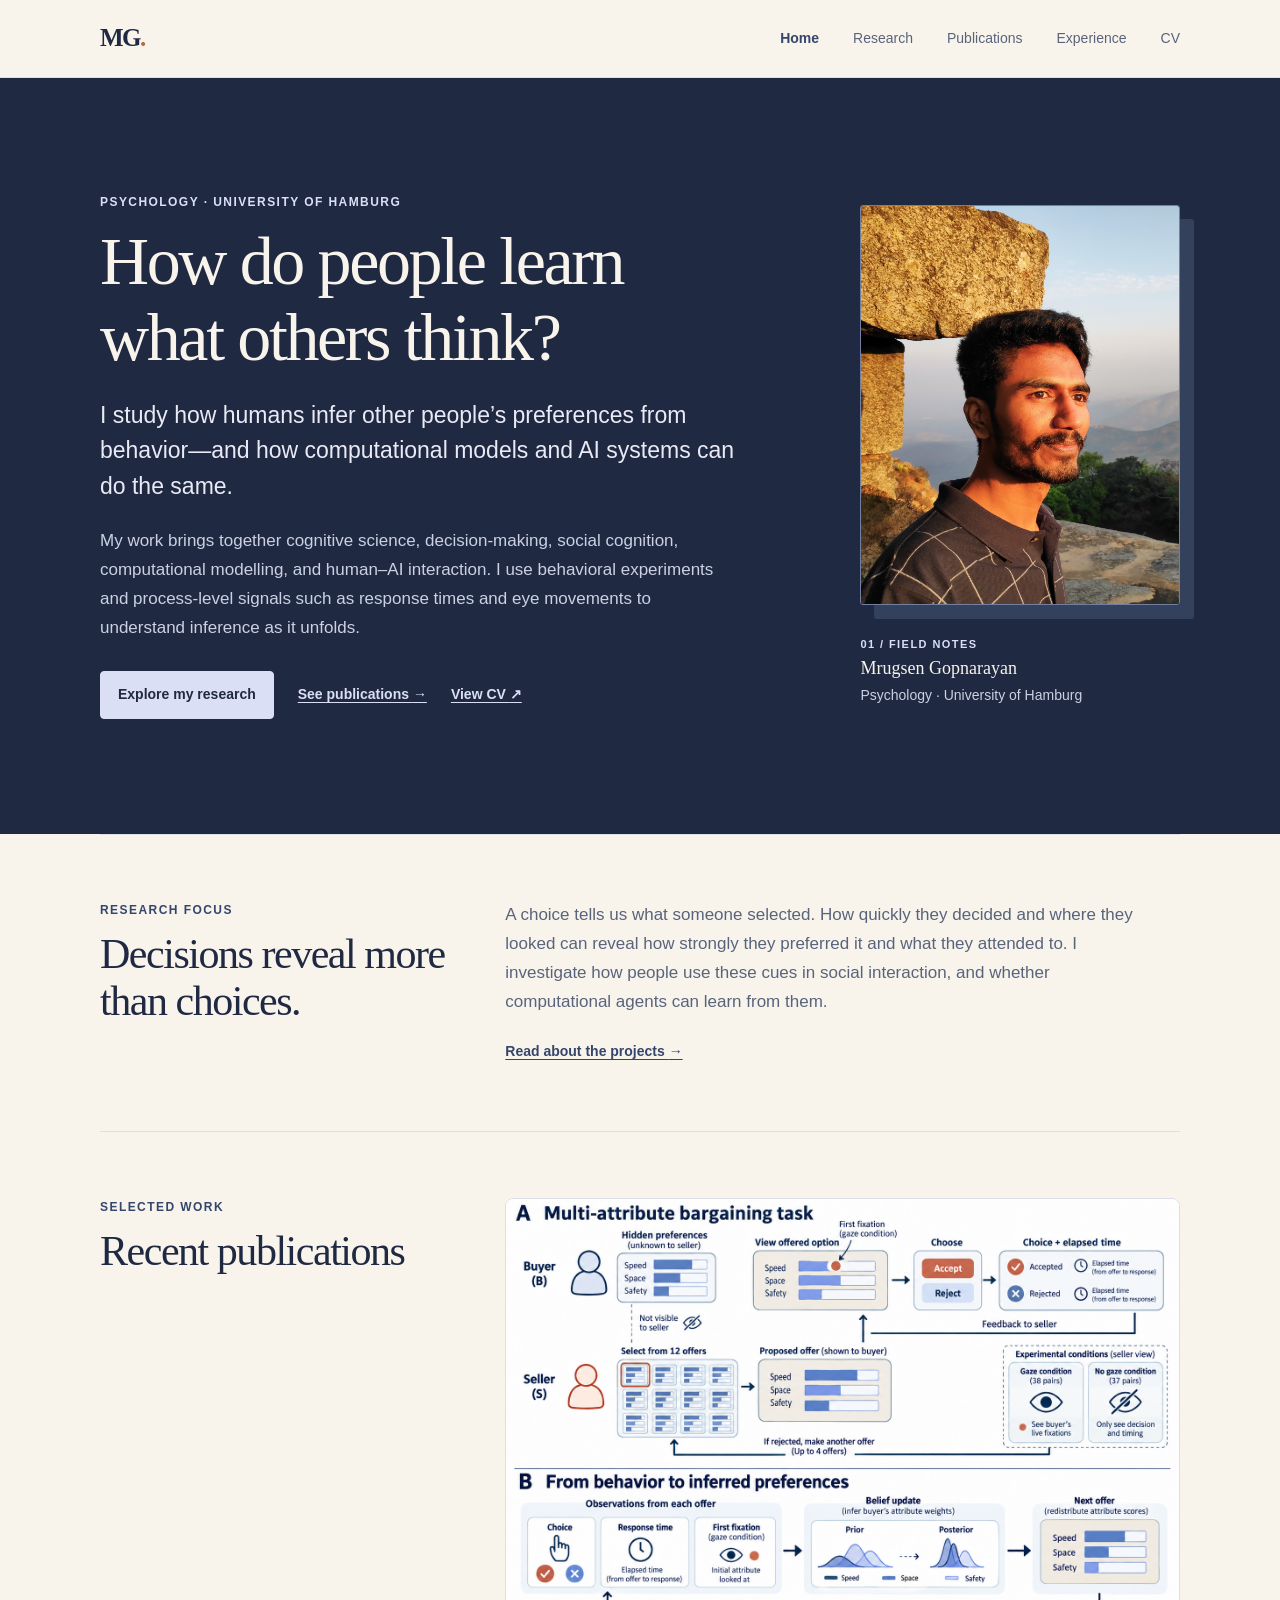
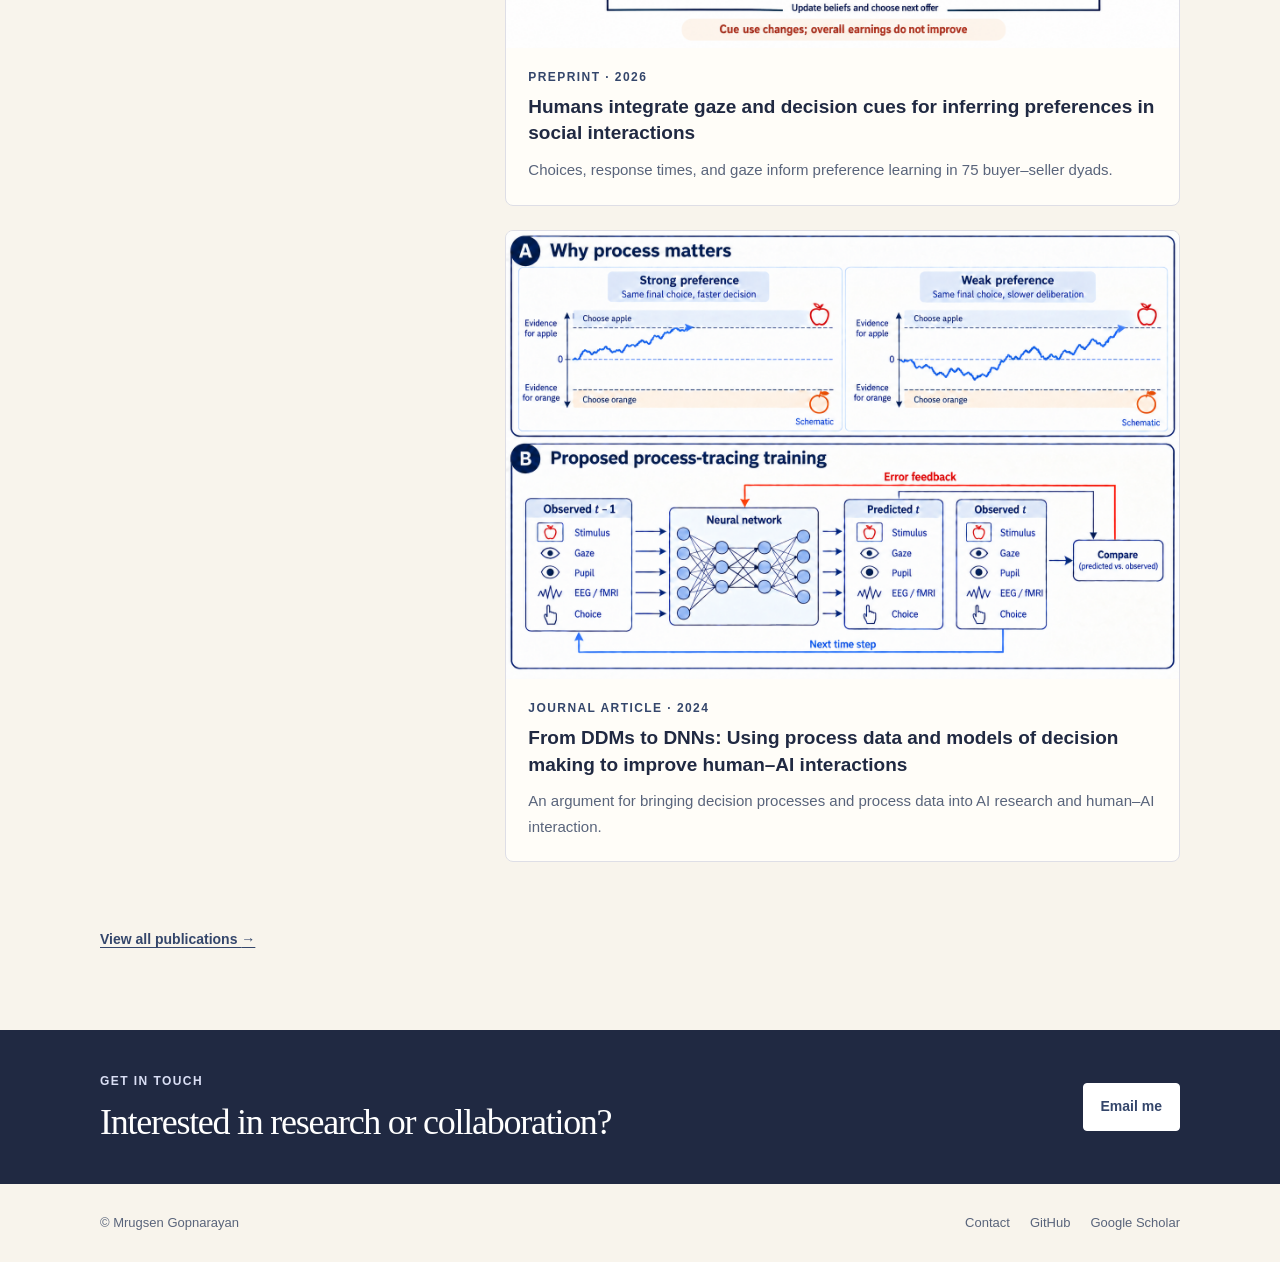
<file: site/index.html>
<!doctype html>
<html lang="en">
<head>
  <meta charset="utf-8">
  <meta name="viewport" content="width=device-width, initial-scale=1">
  <meta name="description" content="Mrugsen Gopnarayan studies how people and artificial systems infer preferences from behavior.">
  <meta name="author" content="Mrugsen Gopnarayan">
  <meta name="theme-color" content="#202942">
  <meta property="og:type" content="website">
  <meta property="og:title" content="Mrugsen Gopnarayan — Research">
  <meta property="og:description" content="Cognitive science, decision-making, social cognition, and human–AI interaction.">
  <meta property="og:url" content="https://mrugseniisc.github.io/">
  <meta property="og:image" content="https://mrugseniisc.github.io/assets/profile.jpg">
  <title>Mrugsen Gopnarayan — Research</title>
  <link rel="icon" type="image/svg+xml" href="assets/favicon.svg">
  <link rel="stylesheet" href="styles.css">
</head>
<body>
  <a class="skip-link" href="#main">Skip to content</a>
  <header class="site-header">
    <a class="brand" href="index.html" aria-label="Mrugsen Gopnarayan, home">MG<span>.</span></a>
    <nav aria-label="Main navigation">
      <a aria-current="page" href="index.html">Home</a>
      <a href="research.html">Research</a>
      <a href="publications.html">Publications</a>
      <a href="experience.html">Experience</a>
      <a href="cv.html">CV</a>
    </nav>
  </header>

  <main id="main">
    <section class="hero wrap">
      <div class="hero-copy">
        <p class="eyebrow">Psychology · University of Hamburg</p>
        <h1>How do people learn what others think?</h1>
        <p class="lead">I study how humans infer other people’s preferences from behavior—and how computational models and AI systems can do the same.</p>
        <p>My work brings together cognitive science, decision-making, social cognition, computational modelling, and human–AI interaction. I use behavioral experiments and process-level signals such as response times and eye movements to understand inference as it unfolds.</p>
        <div class="hero-links">
          <a class="button" href="research.html">Explore my research</a>
          <a class="text-link" href="publications.html">See publications <span aria-hidden="true">→</span></a>
          <a class="text-link" href="cv.html">View CV <span aria-hidden="true">↗</span></a>
        </div>
      </div>
      <figure class="portrait-card">
        <img src="assets/profile.jpg" alt="Mrugsen Gopnarayan">
        <figcaption><span class="portrait-index">01 / FIELD NOTES</span><br>Mrugsen Gopnarayan<br><span>Psychology · University of Hamburg</span></figcaption>
      </figure>
    </section>

    <section class="section wrap intro-section">
      <div class="section-heading">
        <p class="eyebrow">Research focus</p>
        <h2>Decisions reveal more than choices.</h2>
      </div>
      <div class="section-copy">
        <p>A choice tells us what someone selected. How quickly they decided and where they looked can reveal how strongly they preferred it and what they attended to. I investigate how people use these cues in social interaction, and whether computational agents can learn from them.</p>
        <a class="text-link" href="research.html">Read about the projects <span aria-hidden="true">→</span></a>
      </div>
    </section>

    <section class="section wrap latest-section">
      <div class="section-heading">
        <p class="eyebrow">Selected work</p>
        <h2>Recent publications</h2>
      </div>
      <div class="work-list">
        <article class="work-item">
          <a class="work-figure" href="assets/papers/preference-inference.webp" aria-label="Open the paper illustration at full size"><img src="assets/papers/preference-inference.webp" width="1536" height="1024" alt="Two task lanes distinguish the buyer’s hidden attribute weights from the seller’s visible offers; choices, response times and first fixations feed a Bayesian belief update." loading="lazy" decoding="async"></a>
          <p class="work-label">Preprint · 2026</p>
          <h3>Humans integrate gaze and decision cues for inferring preferences in social interactions</h3>
          <p>Choices, response times, and gaze inform preference learning in 75 buyer–seller dyads.</p>
        </article>
        <article class="work-item">
          <a class="work-figure" href="assets/papers/process-models.webp" aria-label="Open the paper illustration at full size"><img src="assets/papers/process-models.webp" width="1536" height="1024" alt="The same choice can arise from different decision processes; a proposed network predicts process traces and learns from comparison with observed traces." loading="lazy" decoding="async"></a>
          <p class="work-label">Journal article · 2024</p>
          <h3>From DDMs to DNNs: Using process data and models of decision making to improve human–AI interactions</h3>
          <p>An argument for bringing decision processes and process data into AI research and human–AI interaction.</p>
        </article>
      </div>
      <a class="text-link" href="publications.html">View all publications <span aria-hidden="true">→</span></a>
    </section>

    <section class="contact-band">
      <div class="wrap contact-inner">
        <div>
          <p class="eyebrow">Get in touch</p>
          <h2>Interested in research or collaboration?</h2>
        </div>
        <a class="button button-light" href="contact.html">Email me</a>
      </div>
    </section>
  </main>

  <footer class="site-footer wrap">
    <span>© Mrugsen Gopnarayan</span>
    <div><a href="contact.html">Contact</a><a href="https://github.com/mrugseniisc">GitHub</a><a href="https://scholar.google.com/citations?user=w6328sUAAAAJ">Google Scholar</a></div>
  </footer>
</body>
</html>
</file>
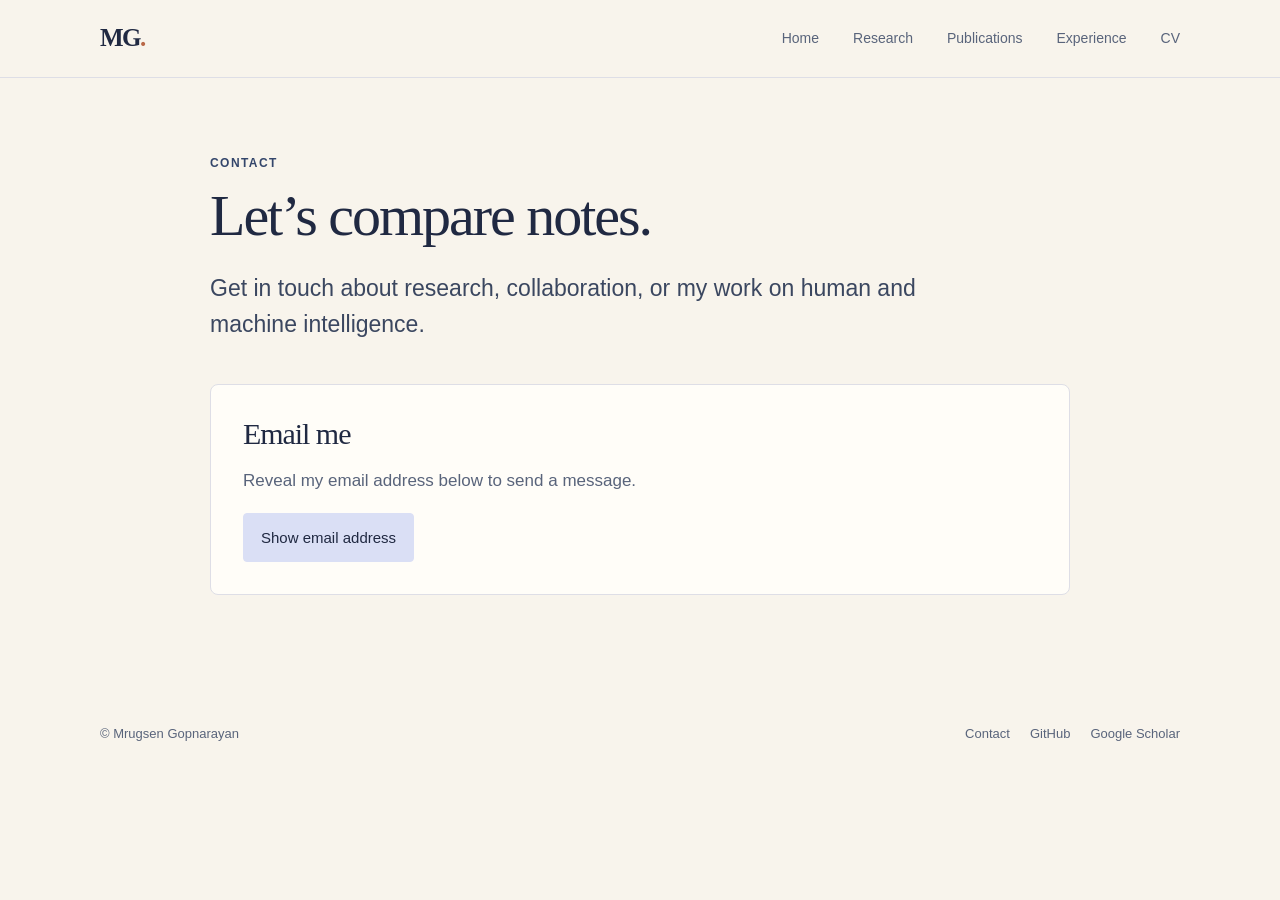
<file: site/contact.html>
<!doctype html>
<html lang="en">
<head>
  <meta charset="utf-8">
  <meta name="viewport" content="width=device-width, initial-scale=1">
  <meta name="description" content="Contact Mrugsen Gopnarayan about research and collaboration.">
  <meta name="author" content="Mrugsen Gopnarayan">
  <meta name="theme-color" content="#202942">
  <meta property="og:type" content="website">
  <meta property="og:title" content="Contact — Mrugsen Gopnarayan">
  <meta property="og:description" content="Research and collaboration enquiries.">
  <meta property="og:url" content="https://mrugseniisc.github.io/contact.html">
  <meta property="og:image" content="https://mrugseniisc.github.io/assets/profile.jpg">
  <title>Contact — Mrugsen Gopnarayan</title>
  <link rel="icon" type="image/svg+xml" href="assets/favicon.svg">
  <link rel="stylesheet" href="styles.css">
  <script src="contact.js" defer></script>
</head>
<body>
  <a class="skip-link" href="#main">Skip to content</a>
  <header class="site-header">
    <a class="brand" href="index.html" aria-label="Mrugsen Gopnarayan, home">MG<span>.</span></a>
    <nav aria-label="Main navigation">
      <a href="index.html">Home</a><a href="research.html">Research</a><a href="publications.html">Publications</a><a href="experience.html">Experience</a><a href="cv.html">CV</a>
    </nav>
  </header>
  <main id="main" class="wrap page-main">
    <header class="page-intro">
      <p class="eyebrow">Contact</p>
      <h1>Let’s compare notes.</h1>
      <p class="lead">Get in touch about research, collaboration, or my work on human and machine intelligence.</p>
    </header>
    <section class="contact-card" aria-labelledby="email-heading">
      <h2 id="email-heading">Email me</h2>
      <p>Reveal my email address below to send a message.</p>
      <button class="button" id="reveal-email" type="button" aria-controls="contact-details" aria-expanded="false">Show email address</button>
      <div id="contact-details" class="contact-details" aria-live="polite" hidden></div>
      <noscript><p>Please enable JavaScript to reveal the email address.</p></noscript>
    </section>
  </main>
  <footer class="site-footer wrap">
    <span>© Mrugsen Gopnarayan</span>
    <div><a aria-current="page" href="contact.html">Contact</a><a href="https://github.com/mrugseniisc">GitHub</a><a href="https://scholar.google.com/citations?user=w6328sUAAAAJ">Google Scholar</a></div>
  </footer>
</body>
</html>
</file>
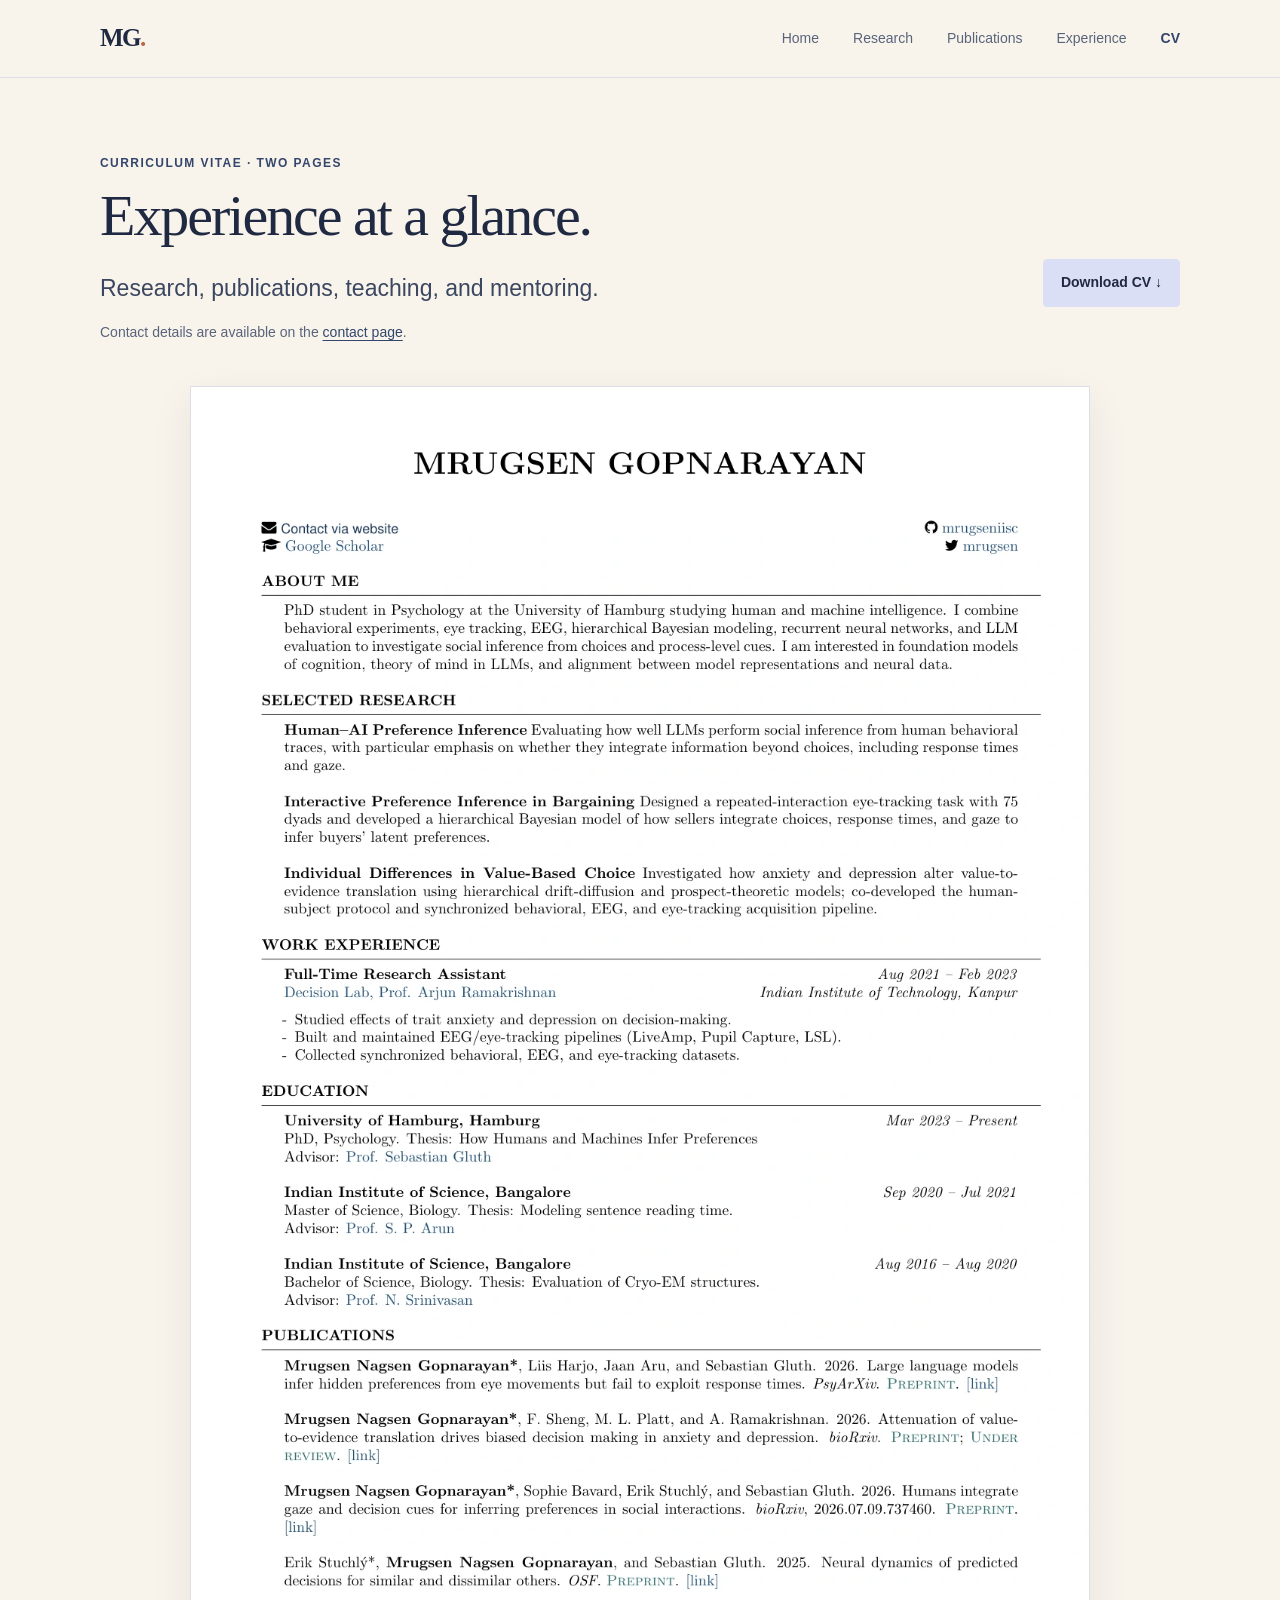
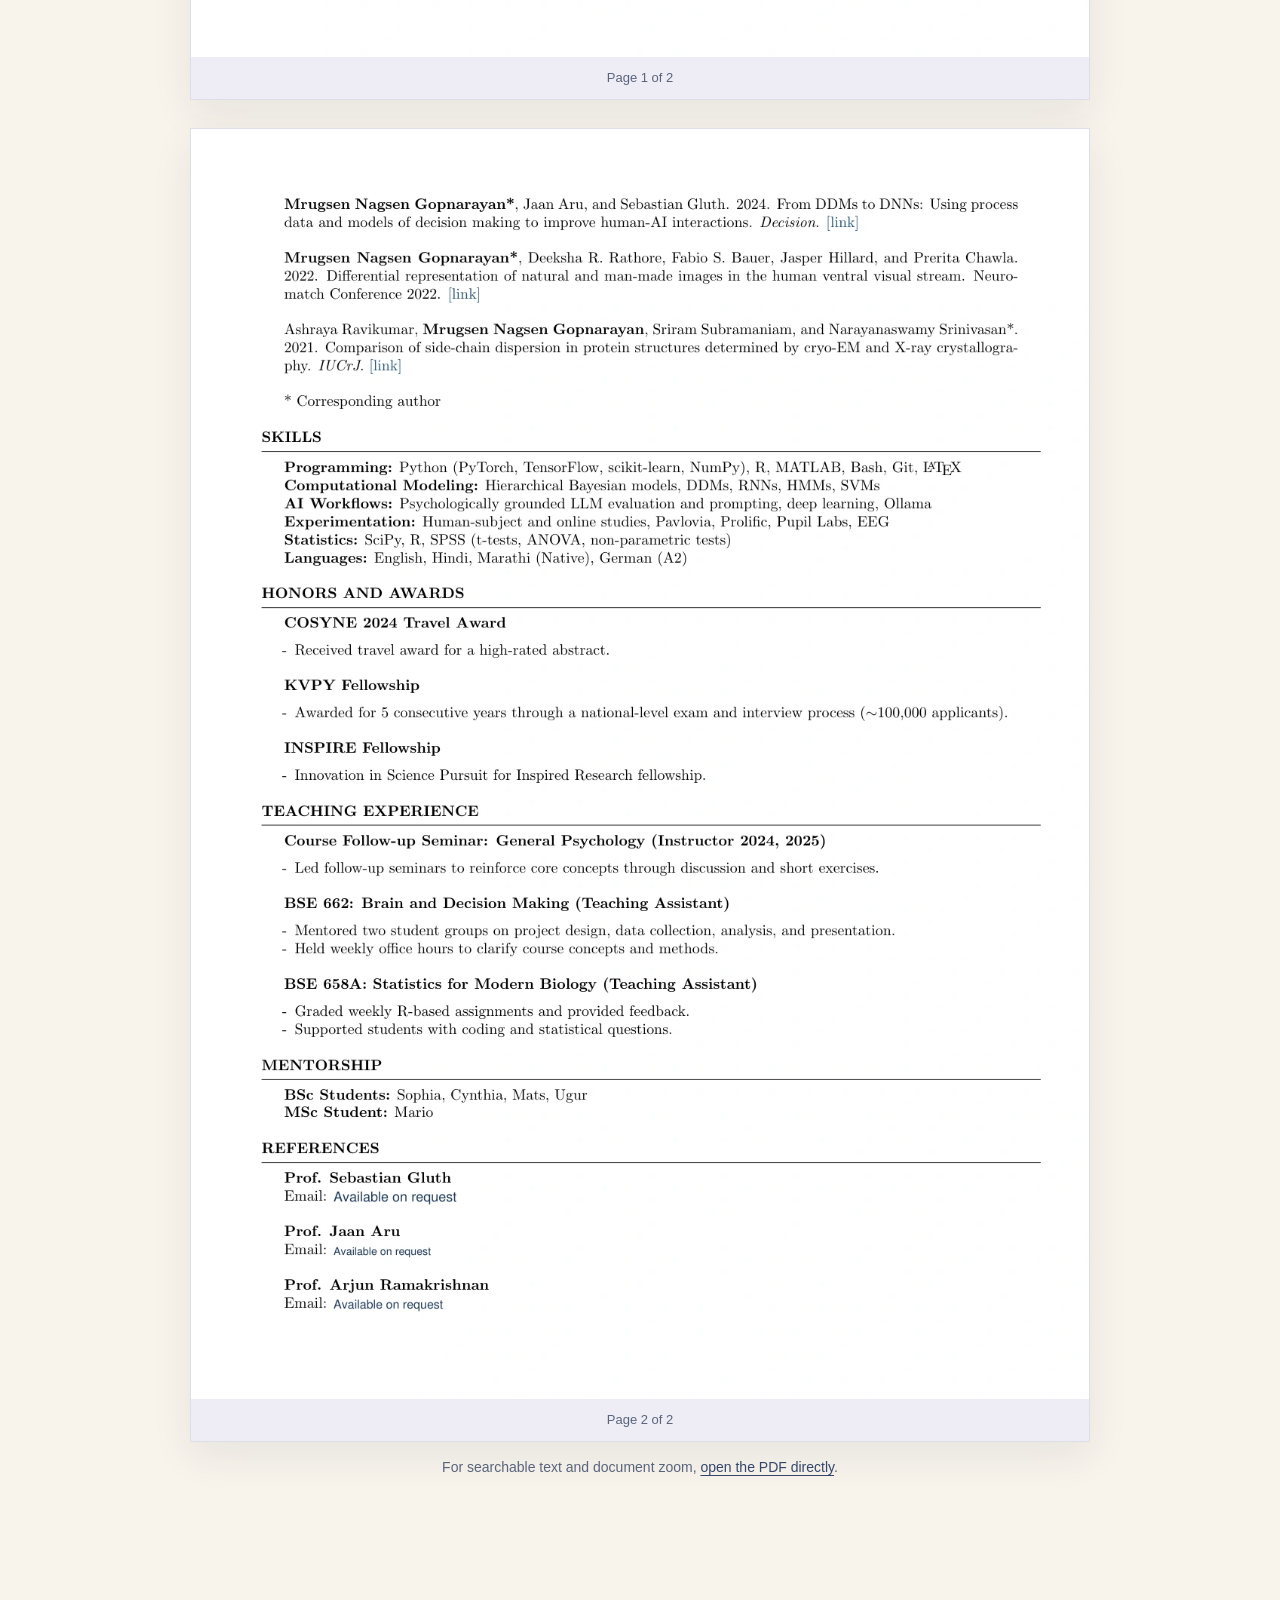
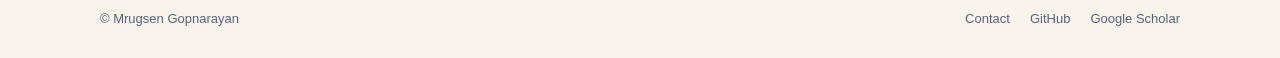
<file: site/cv.html>
<!doctype html>
<html lang="en">
<head>
  <meta charset="utf-8">
  <meta name="viewport" content="width=device-width, initial-scale=1">
  <meta name="description" content="View or download the current two-page CV of Mrugsen Gopnarayan.">
  <meta name="author" content="Mrugsen Gopnarayan">
  <meta name="theme-color" content="#202942">
  <meta property="og:type" content="website">
  <meta property="og:title" content="CV — Mrugsen Gopnarayan">
  <meta property="og:description" content="Academic CV, research, publications, teaching, and mentoring.">
  <meta property="og:url" content="https://mrugseniisc.github.io/cv.html">
  <meta property="og:image" content="https://mrugseniisc.github.io/assets/profile.jpg">
  <title>CV — Mrugsen Gopnarayan</title>
  <link rel="icon" type="image/svg+xml" href="assets/favicon.svg">
  <link rel="stylesheet" href="styles.css">
</head>
<body>
  <a class="skip-link" href="#main">Skip to content</a>
  <header class="site-header">
    <a class="brand" href="index.html" aria-label="Mrugsen Gopnarayan, home">MG<span>.</span></a>
    <nav aria-label="Main navigation">
      <a href="index.html">Home</a>
      <a href="research.html">Research</a>
      <a href="publications.html">Publications</a>
      <a href="experience.html">Experience</a>
      <a aria-current="page" href="cv.html">CV</a>
    </nav>
  </header>

  <main id="main" class="wrap page-main cv-main">
    <header class="page-intro cv-intro">
      <p class="eyebrow">Curriculum vitae · two pages</p>
      <h1>Experience at a glance.</h1>
      <p class="lead">Research, publications, teaching, and mentoring.</p>
      <p class="cv-contact-note">Contact details are available on the <a href="contact.html">contact page</a>.</p>
      <a class="button" href="assets/Mrugsen_Gopnarayan_CV.pdf" download>Download CV <span aria-hidden="true">↓</span></a>
    </header>
    <section class="cv-preview" aria-label="Preview of both CV pages">
      <figure class="cv-sheet">
        <a href="assets/Mrugsen_Gopnarayan_CV.pdf#page=1" aria-label="Open CV page one in the PDF"><img src="assets/cv/page-1.webp" width="1191" height="1684" alt="CV page one: profile, selected research, work experience, education, and recent publications." decoding="async"></a>
        <figcaption>Page 1 of 2</figcaption>
      </figure>
      <figure class="cv-sheet">
        <a href="assets/Mrugsen_Gopnarayan_CV.pdf#page=2" aria-label="Open CV page two in the PDF"><img src="assets/cv/page-2.webp" width="1191" height="1684" alt="CV page two: further publications, skills, awards, teaching, mentoring, and references." loading="lazy" decoding="async"></a>
        <figcaption>Page 2 of 2</figcaption>
      </figure>
    </section>
    <p class="pdf-note">For searchable text and document zoom, <a href="assets/Mrugsen_Gopnarayan_CV.pdf">open the PDF directly</a>.</p>
  </main>

  <footer class="site-footer wrap">
    <span>© Mrugsen Gopnarayan</span>
    <div><a href="contact.html">Contact</a><a href="https://github.com/mrugseniisc">GitHub</a><a href="https://scholar.google.com/citations?user=w6328sUAAAAJ">Google Scholar</a></div>
  </footer>
</body>
</html>
</file>
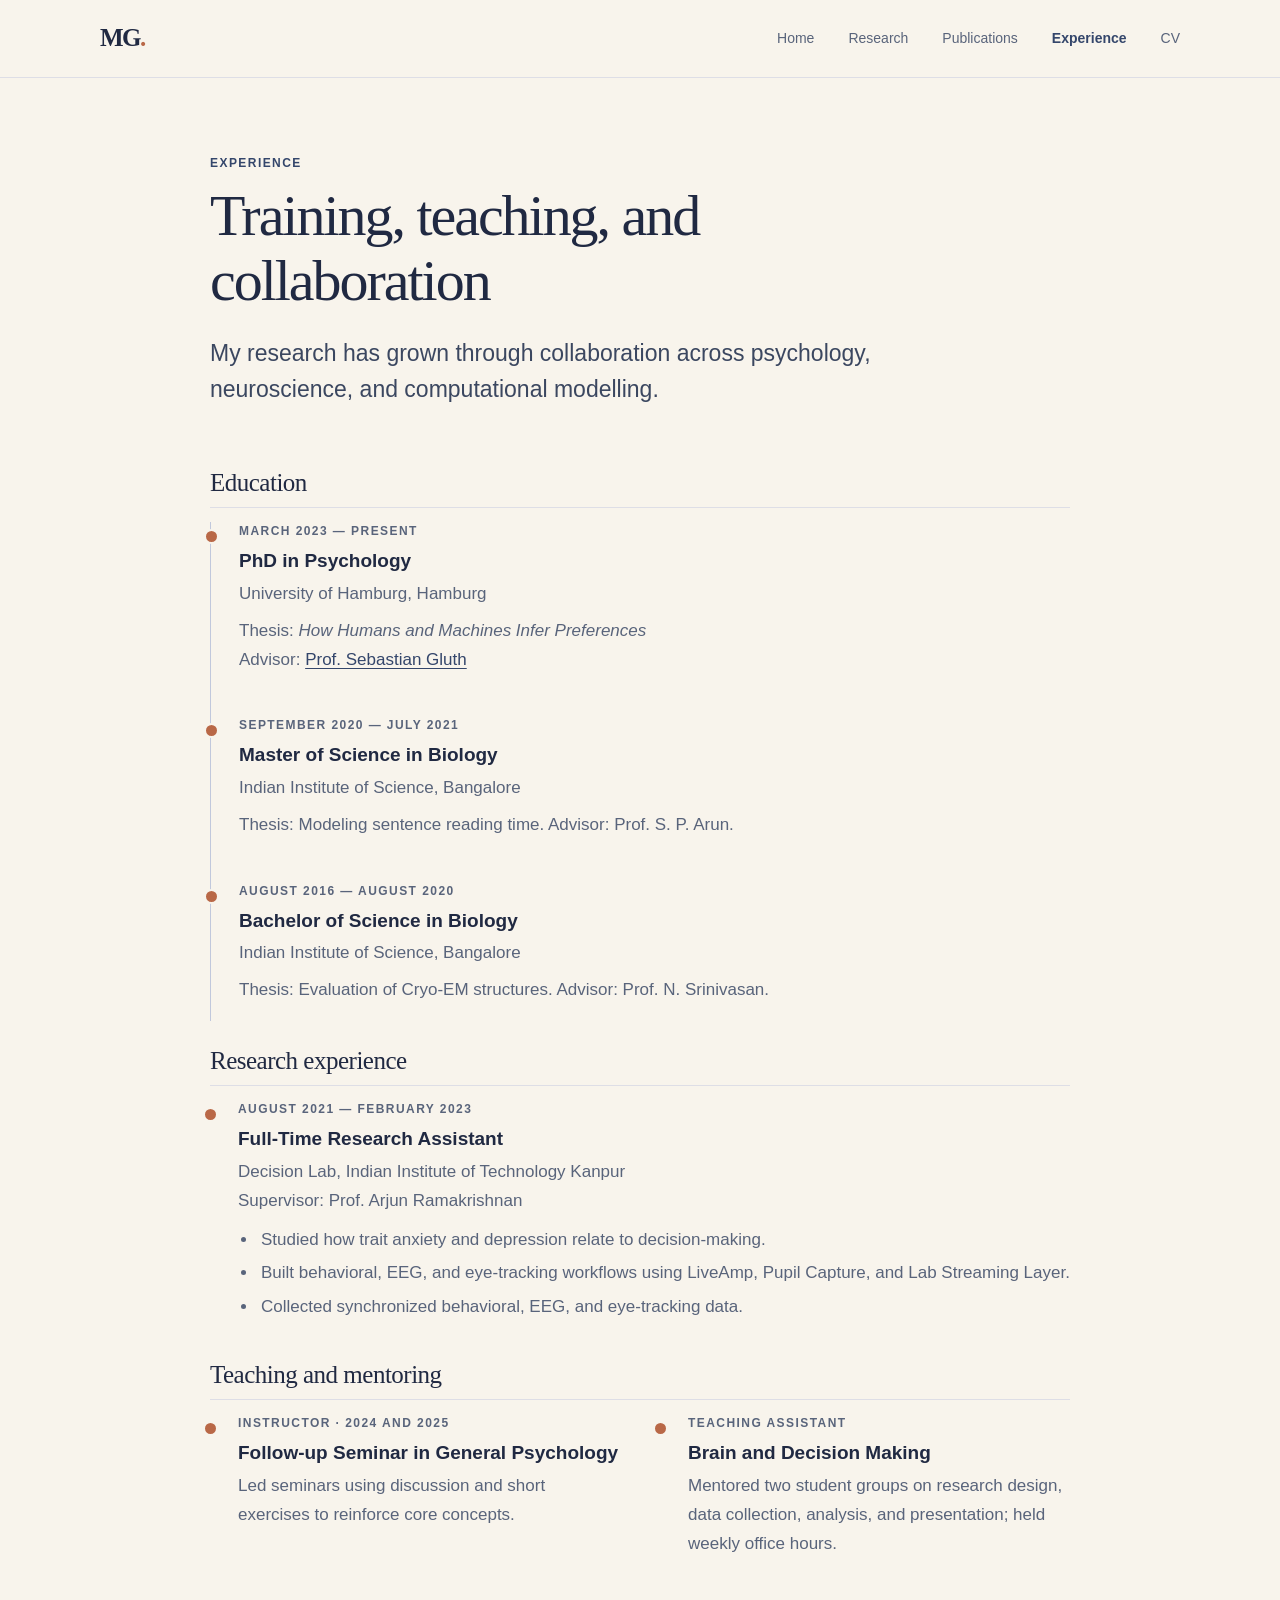
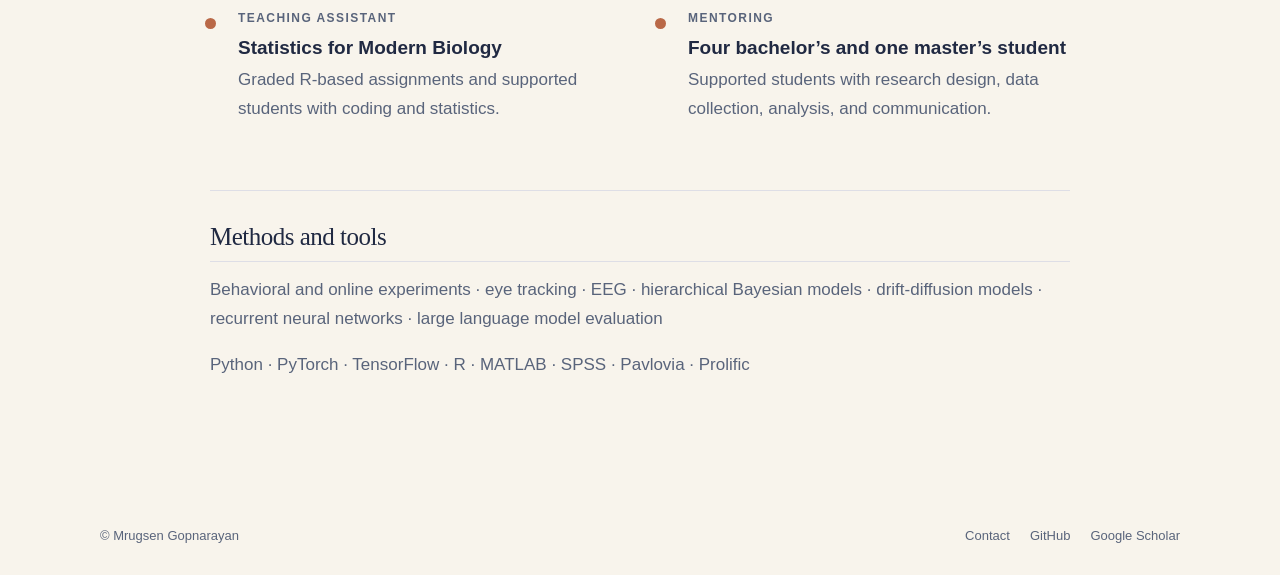
<file: site/experience.html>
<!doctype html>
<html lang="en">
<head>
  <meta charset="utf-8">
  <meta name="viewport" content="width=device-width, initial-scale=1">
  <meta name="description" content="Education, research experience, teaching, and mentoring by Mrugsen Gopnarayan.">
  <meta name="author" content="Mrugsen Gopnarayan">
  <meta name="theme-color" content="#202942">
  <meta property="og:type" content="website">
  <meta property="og:title" content="Experience — Mrugsen Gopnarayan">
  <meta property="og:description" content="Education, research experience, teaching, and mentoring.">
  <meta property="og:url" content="https://mrugseniisc.github.io/experience.html">
  <meta property="og:image" content="https://mrugseniisc.github.io/assets/profile.jpg">
  <title>Experience — Mrugsen Gopnarayan</title>
  <link rel="icon" type="image/svg+xml" href="assets/favicon.svg">
  <link rel="stylesheet" href="styles.css">
</head>
<body>
  <a class="skip-link" href="#main">Skip to content</a>
  <header class="site-header">
    <a class="brand" href="index.html" aria-label="Mrugsen Gopnarayan, home">MG<span>.</span></a>
    <nav aria-label="Main navigation">
      <a href="index.html">Home</a>
      <a href="research.html">Research</a>
      <a href="publications.html">Publications</a>
      <a aria-current="page" href="experience.html">Experience</a>
      <a href="cv.html">CV</a>
    </nav>
  </header>

  <main id="main" class="wrap page-main">
    <header class="page-intro">
      <p class="eyebrow">Experience</p>
      <h1>Training, teaching, and collaboration</h1>
      <p class="lead">My research has grown through collaboration across psychology, neuroscience, and computational modelling.</p>
    </header>

    <section aria-labelledby="education-heading">
      <h2 class="list-heading" id="education-heading">Education</h2>
      <div class="timeline">
        <article class="timeline-item">
          <p class="work-label">March 2023 — present</p>
          <h3>PhD in Psychology</h3>
          <p>University of Hamburg, Hamburg</p>
          <p>Thesis: <em>How Humans and Machines Infer Preferences</em><br>Advisor: <a href="https://www.psy.uni-hamburg.de/en/arbeitsbereiche/kognitive-modellierung-und-neurowissenschaften-des-entscheidens/personen/sebastian-gluth.html">Prof. Sebastian Gluth</a></p>
        </article>
        <article class="timeline-item">
          <p class="work-label">September 2020 — July 2021</p>
          <h3>Master of Science in Biology</h3>
          <p>Indian Institute of Science, Bangalore</p>
          <p>Thesis: Modeling sentence reading time. Advisor: Prof. S. P. Arun.</p>
        </article>
        <article class="timeline-item">
          <p class="work-label">August 2016 — August 2020</p>
          <h3>Bachelor of Science in Biology</h3>
          <p>Indian Institute of Science, Bangalore</p>
          <p>Thesis: Evaluation of Cryo-EM structures. Advisor: Prof. N. Srinivasan.</p>
        </article>
      </div>
    </section>

    <section aria-labelledby="research-experience-heading">
      <h2 class="list-heading" id="research-experience-heading">Research experience</h2>
      <article class="timeline-item">
        <p class="work-label">August 2021 — February 2023</p>
        <h3>Full-Time Research Assistant</h3>
        <p>Decision Lab, Indian Institute of Technology Kanpur<br>Supervisor: Prof. Arjun Ramakrishnan</p>
        <ul>
          <li>Studied how trait anxiety and depression relate to decision-making.</li>
          <li>Built behavioral, EEG, and eye-tracking workflows using LiveAmp, Pupil Capture, and Lab Streaming Layer.</li>
          <li>Collected synchronized behavioral, EEG, and eye-tracking data.</li>
        </ul>
      </article>
    </section>

    <section aria-labelledby="teaching-heading">
      <h2 class="list-heading" id="teaching-heading">Teaching and mentoring</h2>
      <div class="teaching-grid">
        <article class="timeline-item">
          <p class="work-label">Instructor · 2024 and 2025</p>
          <h3>Follow-up Seminar in General Psychology</h3>
          <p>Led seminars using discussion and short exercises to reinforce core concepts.</p>
        </article>
        <article class="timeline-item">
          <p class="work-label">Teaching assistant</p>
          <h3>Brain and Decision Making</h3>
          <p>Mentored two student groups on research design, data collection, analysis, and presentation; held weekly office hours.</p>
        </article>
        <article class="timeline-item">
          <p class="work-label">Teaching assistant</p>
          <h3>Statistics for Modern Biology</h3>
          <p>Graded R-based assignments and supported students with coding and statistics.</p>
        </article>
        <article class="timeline-item">
          <p class="work-label">Mentoring</p>
          <h3>Four bachelor’s and one master’s student</h3>
          <p>Supported students with research design, data collection, analysis, and communication.</p>
        </article>
      </div>
    </section>

    <section aria-labelledby="methods-heading" class="methods-note">
      <h2 class="list-heading" id="methods-heading">Methods and tools</h2>
      <p>Behavioral and online experiments · eye tracking · EEG · hierarchical Bayesian models · drift-diffusion models · recurrent neural networks · large language model evaluation</p>
      <p>Python · PyTorch · TensorFlow · R · MATLAB · SPSS · Pavlovia · Prolific</p>
    </section>
  </main>

  <footer class="site-footer wrap">
    <span>© Mrugsen Gopnarayan</span>
    <div><a href="contact.html">Contact</a><a href="https://github.com/mrugseniisc">GitHub</a><a href="https://scholar.google.com/citations?user=w6328sUAAAAJ">Google Scholar</a></div>
  </footer>
</body>
</html>
</file>
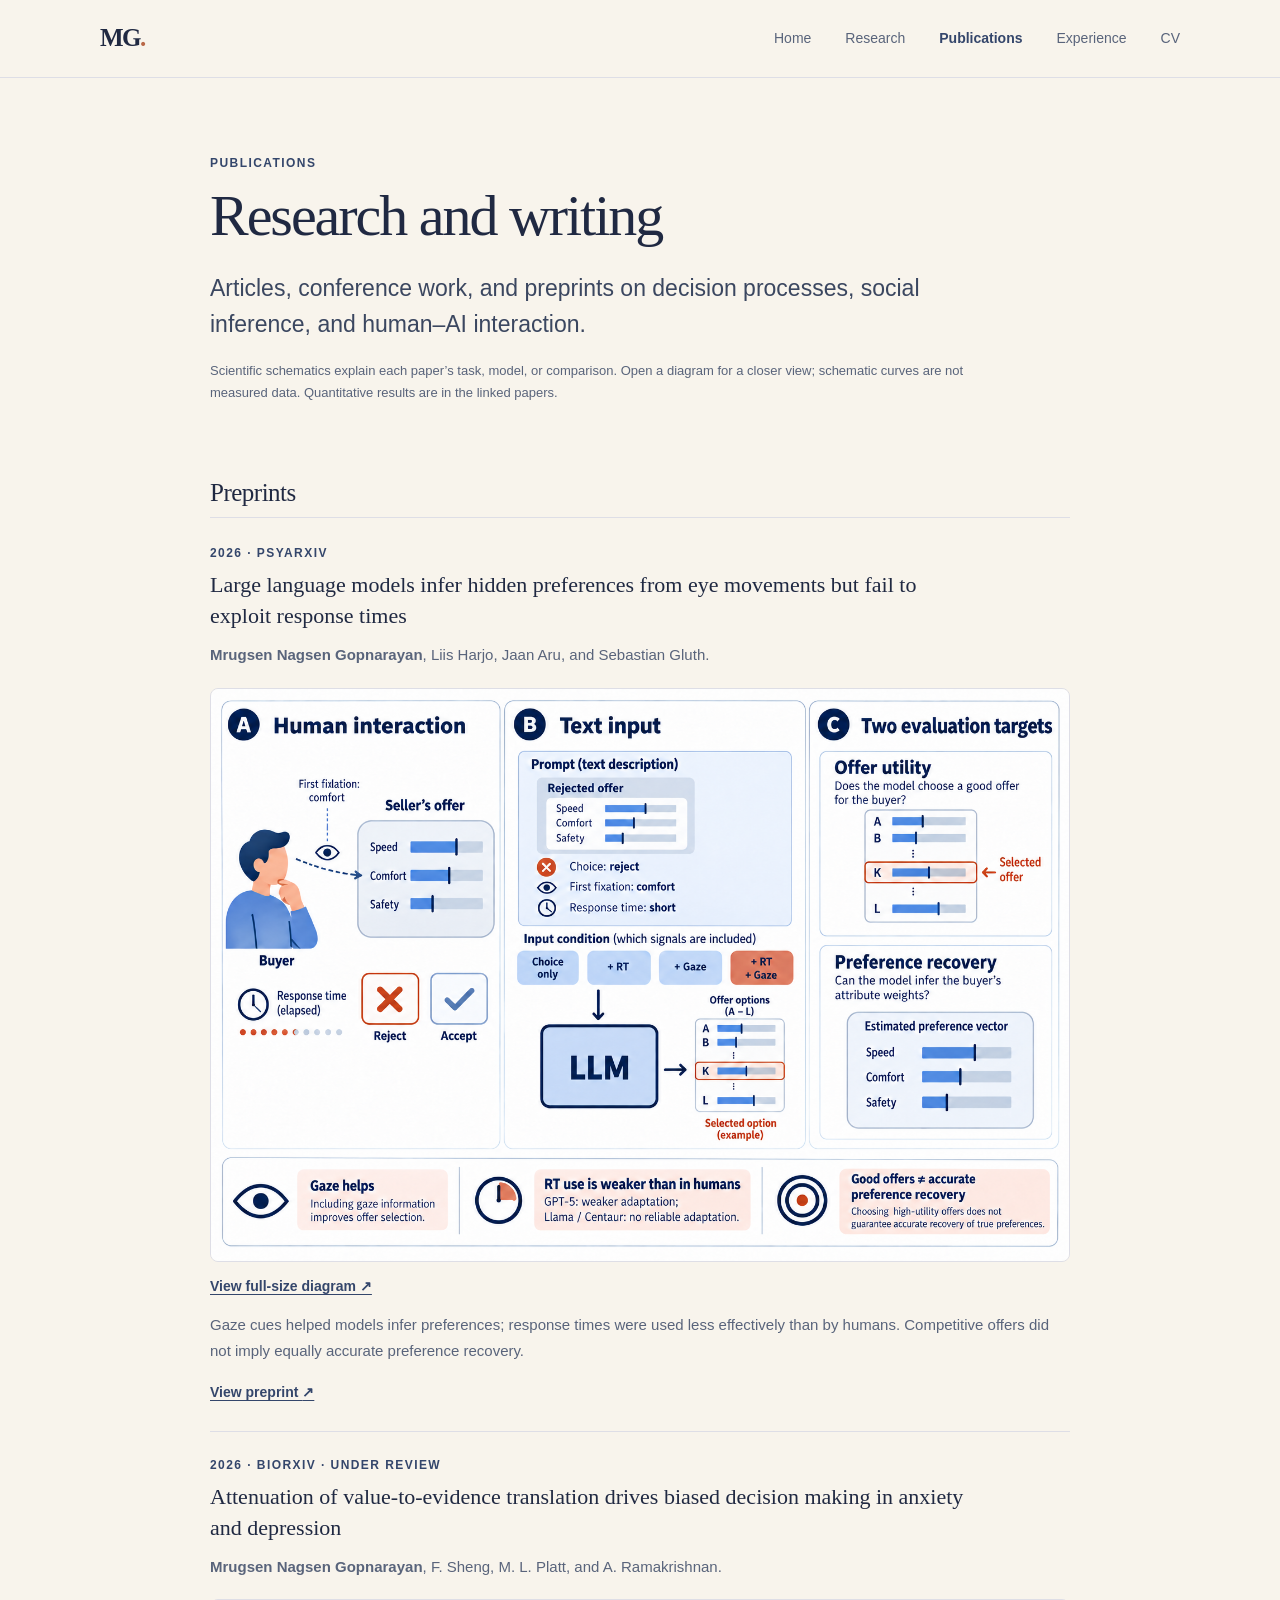
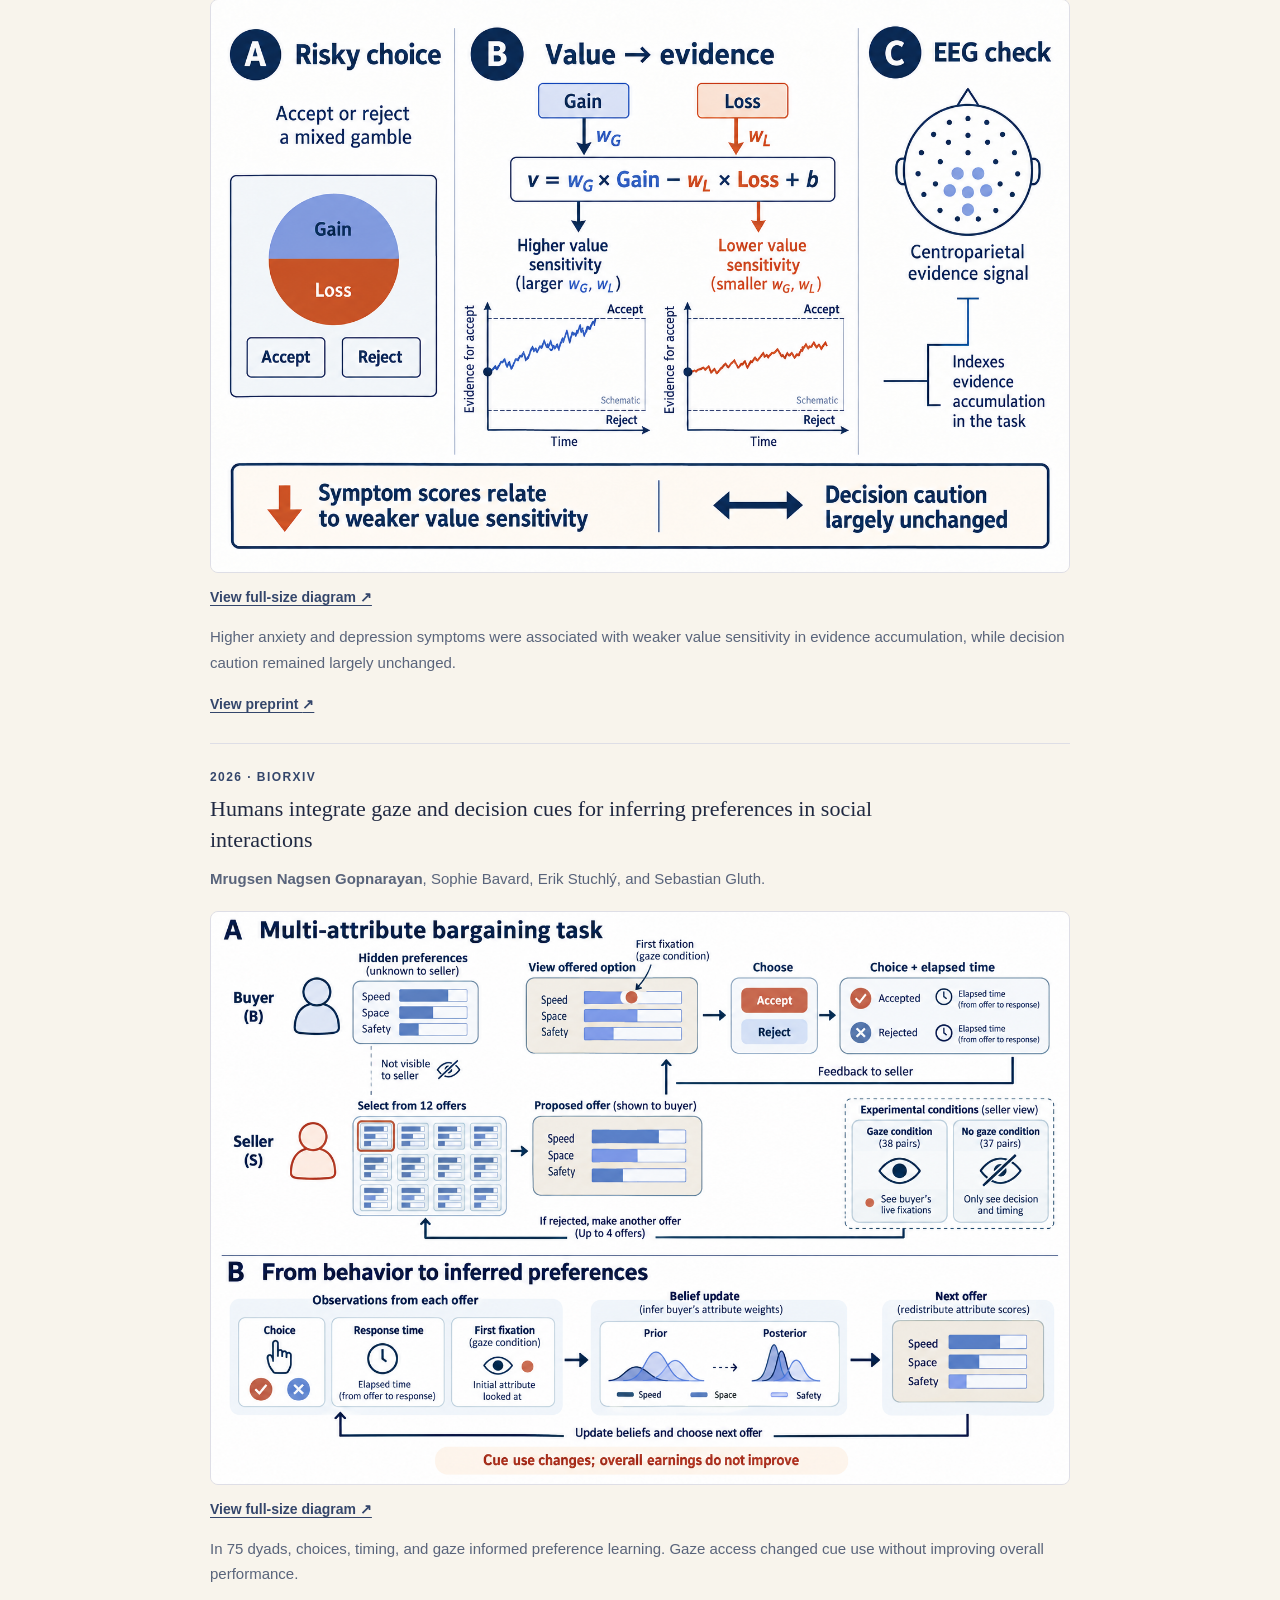
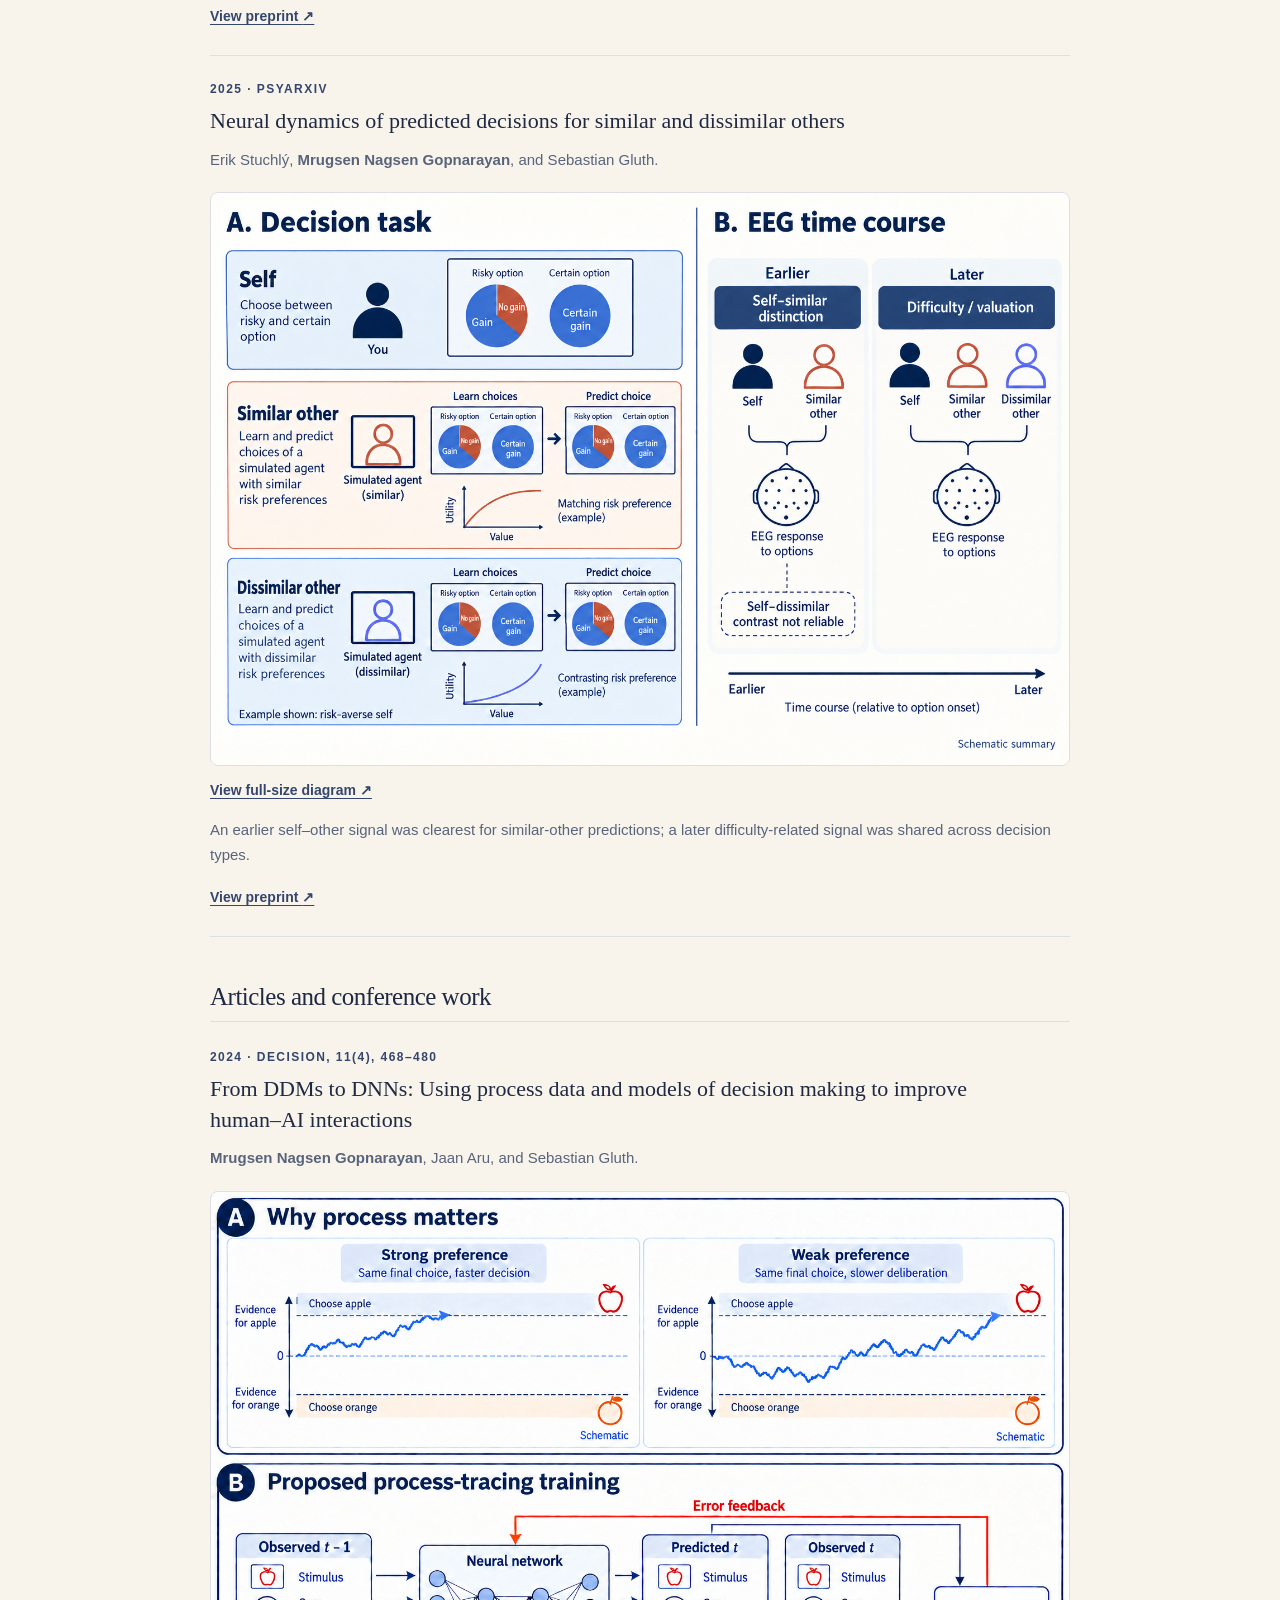
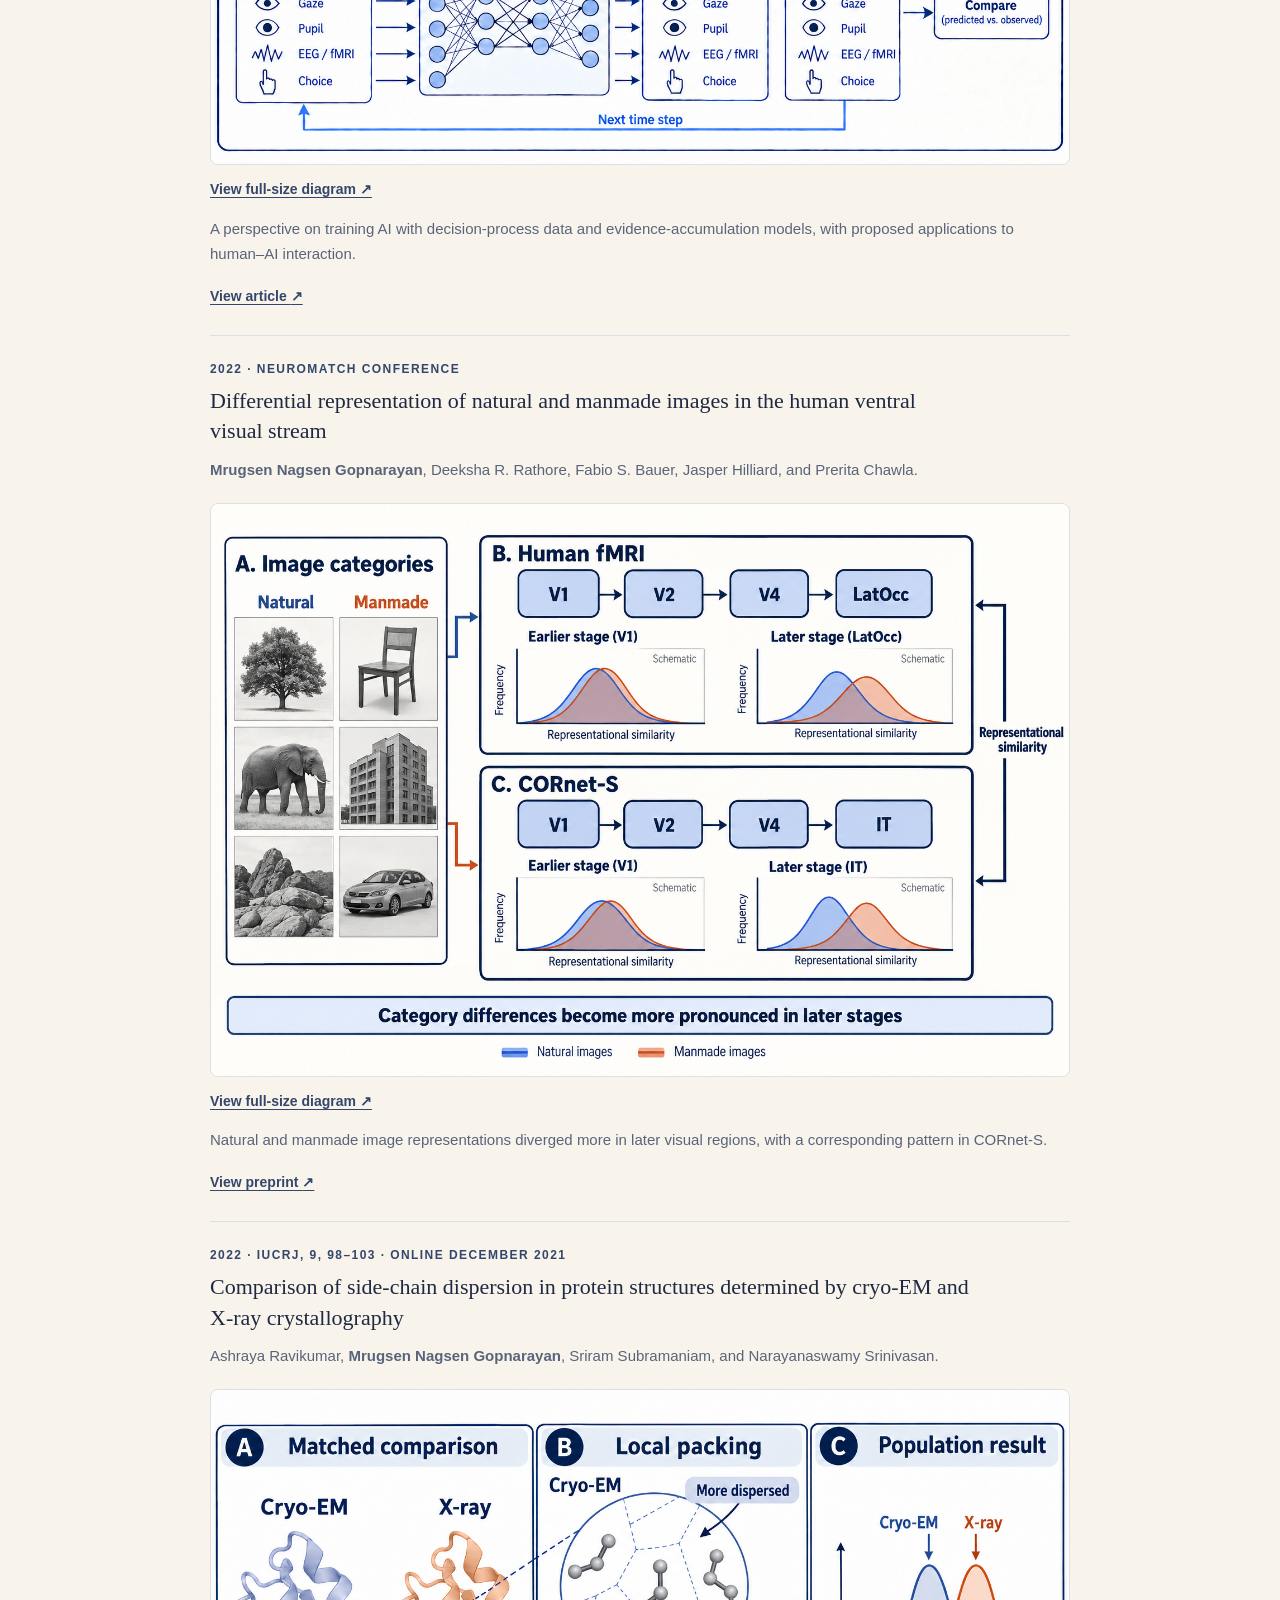
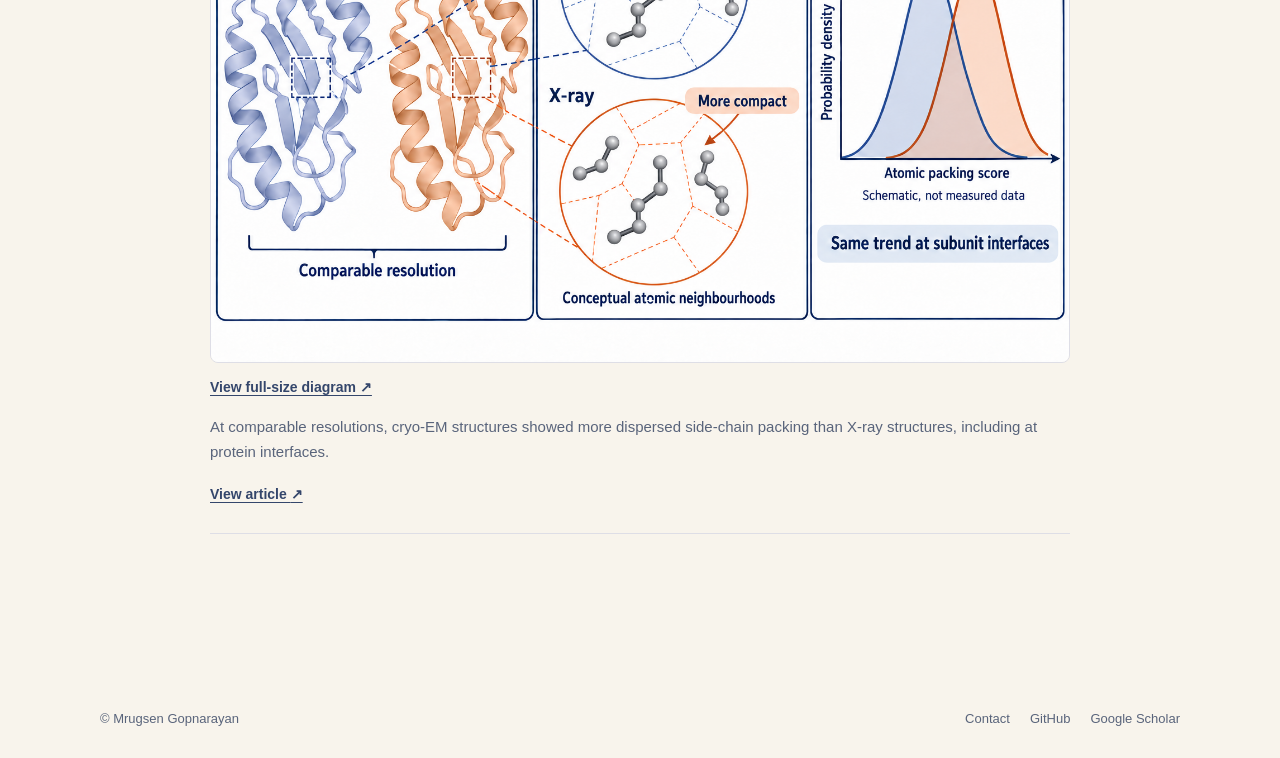
<file: site/publications.html>
<!doctype html>
<html lang="en">
<head>
  <meta charset="utf-8">
  <meta name="viewport" content="width=device-width, initial-scale=1">
  <meta name="description" content="Publications by Mrugsen Gopnarayan in cognitive science, decision-making, computational modeling, and human–AI interaction.">
  <meta name="author" content="Mrugsen Gopnarayan">
  <meta name="theme-color" content="#202942">
  <meta property="og:type" content="website">
  <meta property="og:title" content="Publications — Mrugsen Gopnarayan">
  <meta property="og:description" content="Selected articles, conference work, and preprints.">
  <meta property="og:url" content="https://mrugseniisc.github.io/publications.html">
  <meta property="og:image" content="https://mrugseniisc.github.io/assets/profile.jpg">
  <title>Publications — Mrugsen Gopnarayan</title>
  <link rel="icon" type="image/svg+xml" href="assets/favicon.svg">
  <link rel="stylesheet" href="styles.css">
</head>
<body>
  <a class="skip-link" href="#main">Skip to content</a>
  <header class="site-header">
    <a class="brand" href="index.html" aria-label="Mrugsen Gopnarayan, home">MG<span>.</span></a>
    <nav aria-label="Main navigation">
      <a href="index.html">Home</a>
      <a href="research.html">Research</a>
      <a aria-current="page" href="publications.html">Publications</a>
      <a href="experience.html">Experience</a>
      <a href="cv.html">CV</a>
    </nav>
  </header>

  <main id="main" class="wrap page-main publications-main">
    <header class="page-intro">
      <p class="eyebrow">Publications</p>
      <h1>Research and writing</h1>
      <p class="lead">Articles, conference work, and preprints on decision processes, social inference, and human–AI interaction.</p>
      <p class="art-note">Scientific schematics explain each paper’s task, model, or comparison. Open a diagram for a closer view; schematic curves are not measured data. Quantitative results are in the linked papers.</p>
    </header>

    <section aria-labelledby="preprints-heading">
      <h2 class="list-heading" id="preprints-heading">Preprints</h2>
      <ol class="publication-list">
        <li class="publication-with-figure">
          <p class="work-label">2026 · PsyArXiv</p>
          <h3>Large language models infer hidden preferences from eye movements but fail to exploit response times</h3>
          <p class="authors"><strong>Mrugsen Nagsen Gopnarayan</strong>, Liis Harjo, Jaan Aru, and Sebastian Gluth.</p>
          <a class="publication-figure" href="assets/papers/llm-cues.webp" aria-label="Open this paper’s illustration at full size"><img src="assets/papers/llm-cues.webp" width="1536" height="1024" alt="Human choices, response times and first-fixation labels become text inputs to an LLM; offer utility and recovery of hidden preferences are evaluated separately." loading="lazy" decoding="async"></a>
          <a class="text-link figure-link" href="assets/papers/llm-cues.webp">View full-size diagram ↗</a>
          <p class="paper-takeaway">Gaze cues helped models infer preferences; response times were used less effectively than by humans. Competitive offers did not imply equally accurate preference recovery.</p>
          <a class="text-link" href="https://osf.io/preprints/psyarxiv/bw5kq_v1">View preprint <span aria-hidden="true">↗</span></a>
        </li>
        <li class="publication-with-figure">
          <p class="work-label">2026 · bioRxiv · under review</p>
          <h3>Attenuation of value-to-evidence translation drives biased decision making in anxiety and depression</h3>
          <p class="authors"><strong>Mrugsen Nagsen Gopnarayan</strong>, F. Sheng, M. L. Platt, and A. Ramakrishnan.</p>
          <a class="publication-figure" href="assets/papers/value-evidence.webp" aria-label="Open this paper’s illustration at full size"><img src="assets/papers/value-evidence.webp" width="1536" height="1024" alt="Gain and loss sensitivities determine drift in matched evidence accumulators with equal decision boundaries; a scalp EEG diagram identifies the centroparietal evidence signal." loading="lazy" decoding="async"></a>
          <a class="text-link figure-link" href="assets/papers/value-evidence.webp">View full-size diagram ↗</a>
          <p class="paper-takeaway">Higher anxiety and depression symptoms were associated with weaker value sensitivity in evidence accumulation, while decision caution remained largely unchanged.</p>
          <a class="text-link" href="https://www.biorxiv.org/content/10.64898/2026.06.09.731091v1">View preprint <span aria-hidden="true">↗</span></a>
        </li>
        <li class="publication-with-figure">
          <p class="work-label">2026 · bioRxiv</p>
          <h3>Humans integrate gaze and decision cues for inferring preferences in social interactions</h3>
          <p class="authors"><strong>Mrugsen Nagsen Gopnarayan</strong>, Sophie Bavard, Erik Stuchlý, and Sebastian Gluth.</p>
          <a class="publication-figure" href="assets/papers/preference-inference.webp" aria-label="Open this paper’s illustration at full size"><img src="assets/papers/preference-inference.webp" width="1536" height="1024" alt="Two task lanes distinguish the buyer’s hidden attribute weights from the seller’s visible offers; choices, response times and first fixations feed a Bayesian belief update." loading="lazy" decoding="async"></a>
          <a class="text-link figure-link" href="assets/papers/preference-inference.webp">View full-size diagram ↗</a>
          <p class="paper-takeaway">In 75 dyads, choices, timing, and gaze informed preference learning. Gaze access changed cue use without improving overall performance.</p>
          <a class="text-link" href="https://www.biorxiv.org/content/10.64898/2026.07.09.737460v1">View preprint <span aria-hidden="true">↗</span></a>
        </li>
        <li class="publication-with-figure">
          <p class="work-label">2025 · PsyArXiv</p>
          <h3>Neural dynamics of predicted decisions for similar and dissimilar others</h3>
          <p class="authors">Erik Stuchlý, <strong>Mrugsen Nagsen Gopnarayan</strong>, and Sebastian Gluth.</p>
          <a class="publication-figure" href="assets/papers/social-prediction.webp" aria-label="Open this paper’s illustration at full size"><img src="assets/papers/social-prediction.webp" width="1536" height="1024" alt="Self choices and predictions for simulated similar and dissimilar agents are followed by an earlier self–similar contrast and a later shared difficulty signal." loading="lazy" decoding="async"></a>
          <a class="text-link figure-link" href="assets/papers/social-prediction.webp">View full-size diagram ↗</a>
          <p class="paper-takeaway">An earlier self–other signal was clearest for similar-other predictions; a later difficulty-related signal was shared across decision types.</p>
          <a class="text-link" href="https://osf.io/preprints/psyarxiv/5ukqr_v1">View preprint <span aria-hidden="true">↗</span></a>
        </li>
      </ol>
    </section>

    <section aria-labelledby="articles-heading">
      <h2 class="list-heading" id="articles-heading">Articles and conference work</h2>
      <ol class="publication-list">
        <li class="publication-with-figure">
          <p class="work-label">2024 · Decision, 11(4), 468–480</p>
          <h3>From DDMs to DNNs: Using process data and models of decision making to improve human–AI interactions</h3>
          <p class="authors"><strong>Mrugsen Nagsen Gopnarayan</strong>, Jaan Aru, and Sebastian Gluth.</p>
          <a class="publication-figure" href="assets/papers/process-models.webp" aria-label="Open this paper’s illustration at full size"><img src="assets/papers/process-models.webp" width="1536" height="1024" alt="The same choice can arise from different decision processes; a proposed network predicts process traces and learns from comparison with observed traces." loading="lazy" decoding="async"></a>
          <a class="text-link figure-link" href="assets/papers/process-models.webp">View full-size diagram ↗</a>
          <p class="paper-takeaway">A perspective on training AI with decision-process data and evidence-accumulation models, with proposed applications to human–AI interaction.</p>
          <a class="text-link" href="https://doi.org/10.1037/dec0000239">View article <span aria-hidden="true">↗</span></a>
        </li>
        <li class="publication-with-figure">
          <p class="work-label">2022 · Neuromatch Conference</p>
          <h3>Differential representation of natural and manmade images in the human ventral visual stream</h3>
          <p class="authors"><strong>Mrugsen Nagsen Gopnarayan</strong>, Deeksha R. Rathore, Fabio S. Bauer, Jasper Hilliard, and Prerita Chawla.</p>
          <a class="publication-figure" href="assets/papers/visual-stream.webp" aria-label="Open this paper’s illustration at full size"><img src="assets/papers/visual-stream.webp" width="1536" height="1024" alt="Natural and manmade stimuli are compared across V1, V2, V4 and LatOcc in human fMRI, and V1, V2, V4 and IT in CORnet-S; qualitative distributions distinguish earlier from later stages." loading="lazy" decoding="async"></a>
          <a class="text-link figure-link" href="assets/papers/visual-stream.webp">View full-size diagram ↗</a>
          <p class="paper-takeaway">Natural and manmade image representations diverged more in later visual regions, with a corresponding pattern in CORnet-S.</p>
          <a class="text-link" href="https://www.biorxiv.org/content/10.1101/2022.09.22.509086v1">View preprint <span aria-hidden="true">↗</span></a>
        </li>
        <li class="publication-with-figure">
          <p class="work-label">2022 · IUCrJ, 9, 98–103 · online December 2021</p>
          <h3>Comparison of side-chain dispersion in protein structures determined by cryo-EM and X-ray crystallography</h3>
          <p class="authors">Ashraya Ravikumar, <strong>Mrugsen Nagsen Gopnarayan</strong>, Sriram Subramaniam, and Narayanaswamy Srinivasan.</p>
          <a class="publication-figure" href="assets/papers/protein-structures.webp" aria-label="Open this paper’s illustration at full size"><img src="assets/papers/protein-structures.webp" width="1536" height="1024" alt="Matched structural methods are compared through local atomic packing and overlapping schematic packing-score distributions." loading="lazy" decoding="async"></a>
          <a class="text-link figure-link" href="assets/papers/protein-structures.webp">View full-size diagram ↗</a>
          <p class="paper-takeaway">At comparable resolutions, cryo-EM structures showed more dispersed side-chain packing than X-ray structures, including at protein interfaces.</p>
          <a class="text-link" href="https://journals.iucr.org/m/issues/2022/01/00/fq5017/fq5017.pdf">View article <span aria-hidden="true">↗</span></a>
        </li>
      </ol>
    </section>
  </main>

  <footer class="site-footer wrap">
    <span>© Mrugsen Gopnarayan</span>
    <div><a href="contact.html">Contact</a><a href="https://github.com/mrugseniisc">GitHub</a><a href="https://scholar.google.com/citations?user=w6328sUAAAAJ">Google Scholar</a></div>
  </footer>
</body>
</html>
</file>
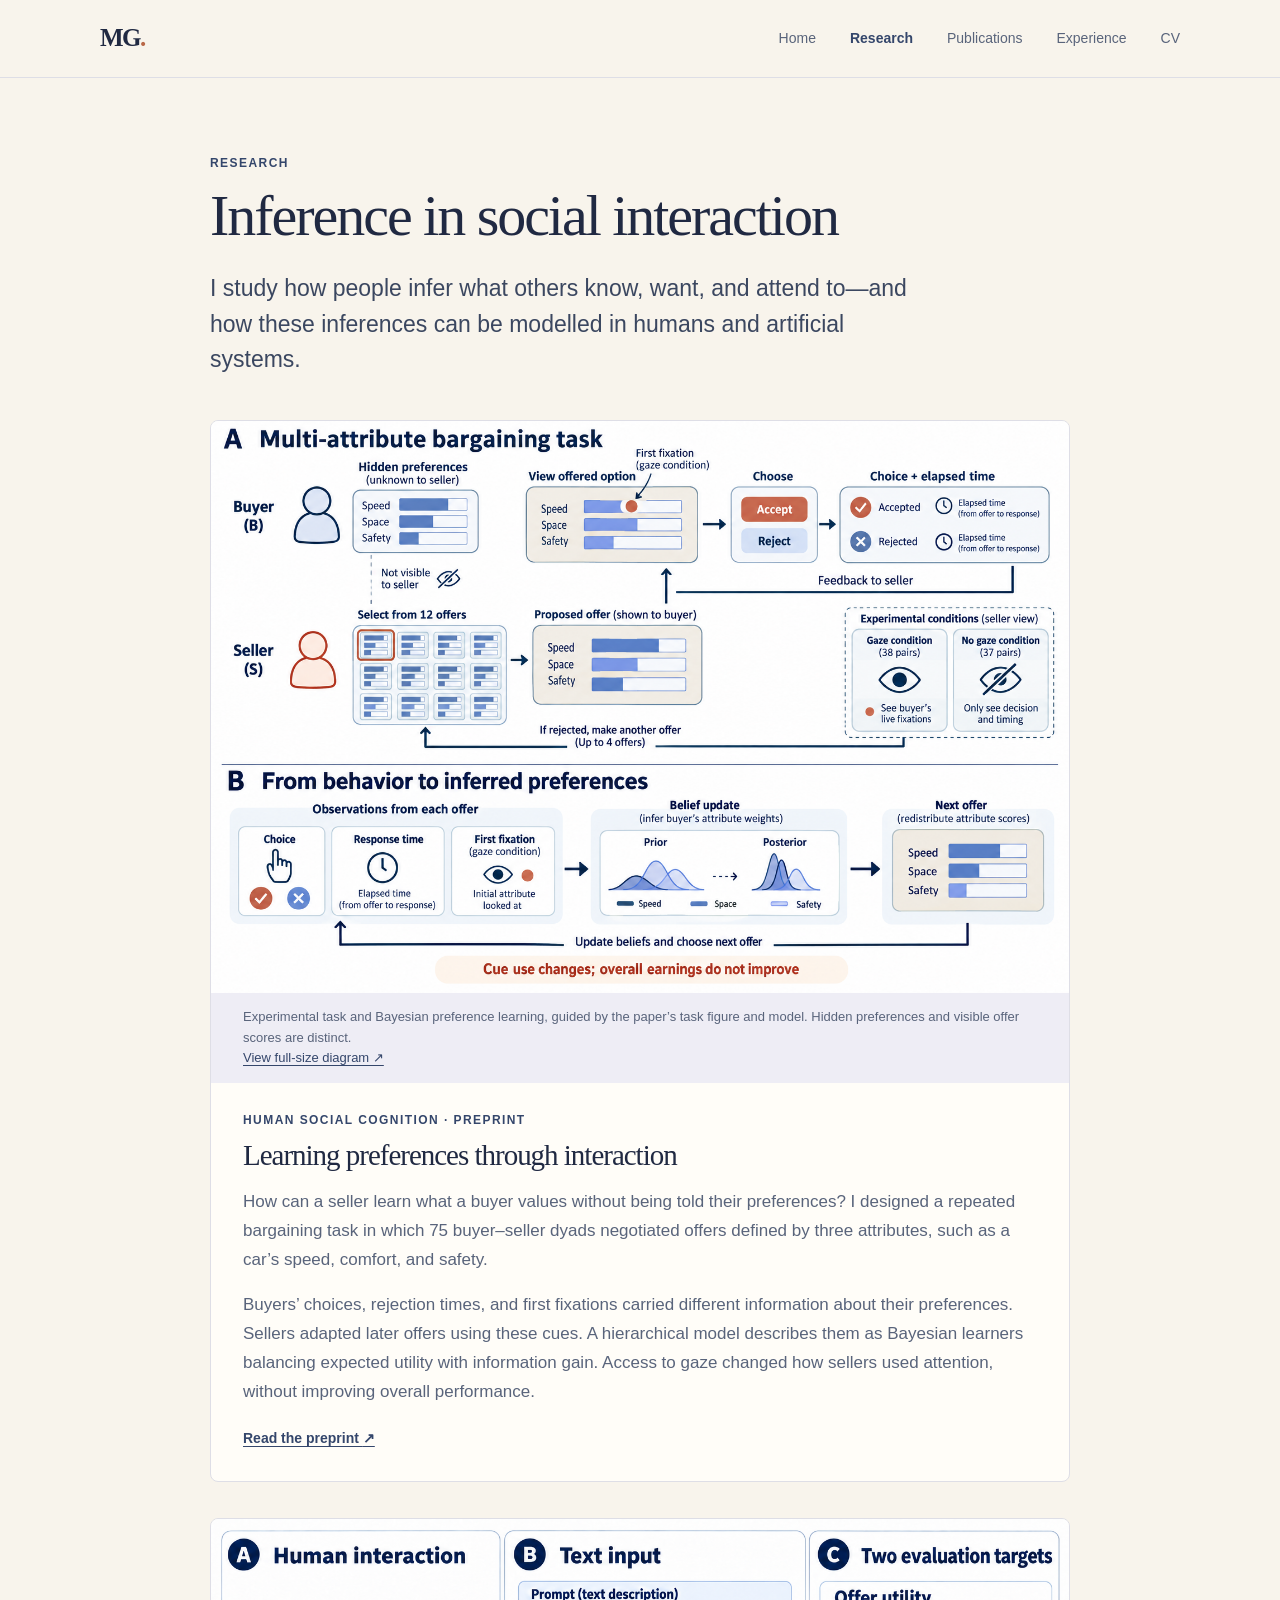
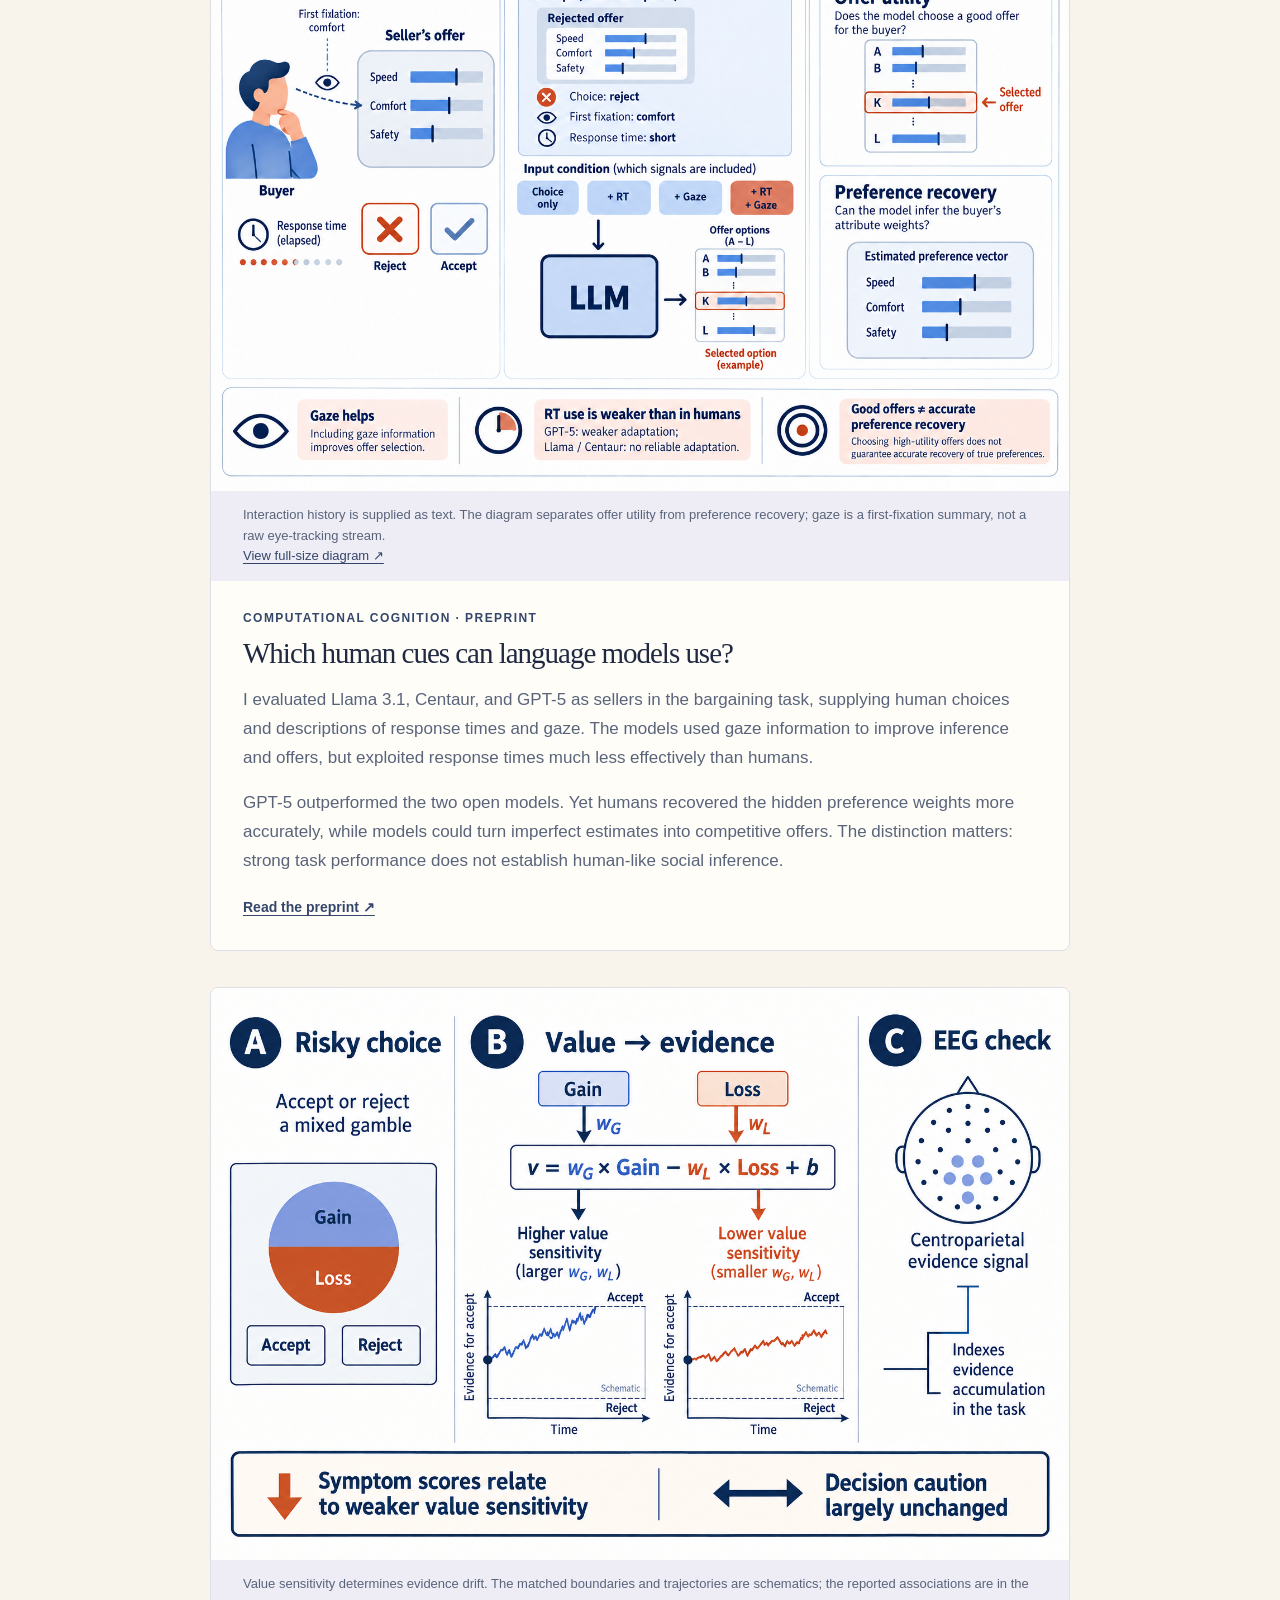
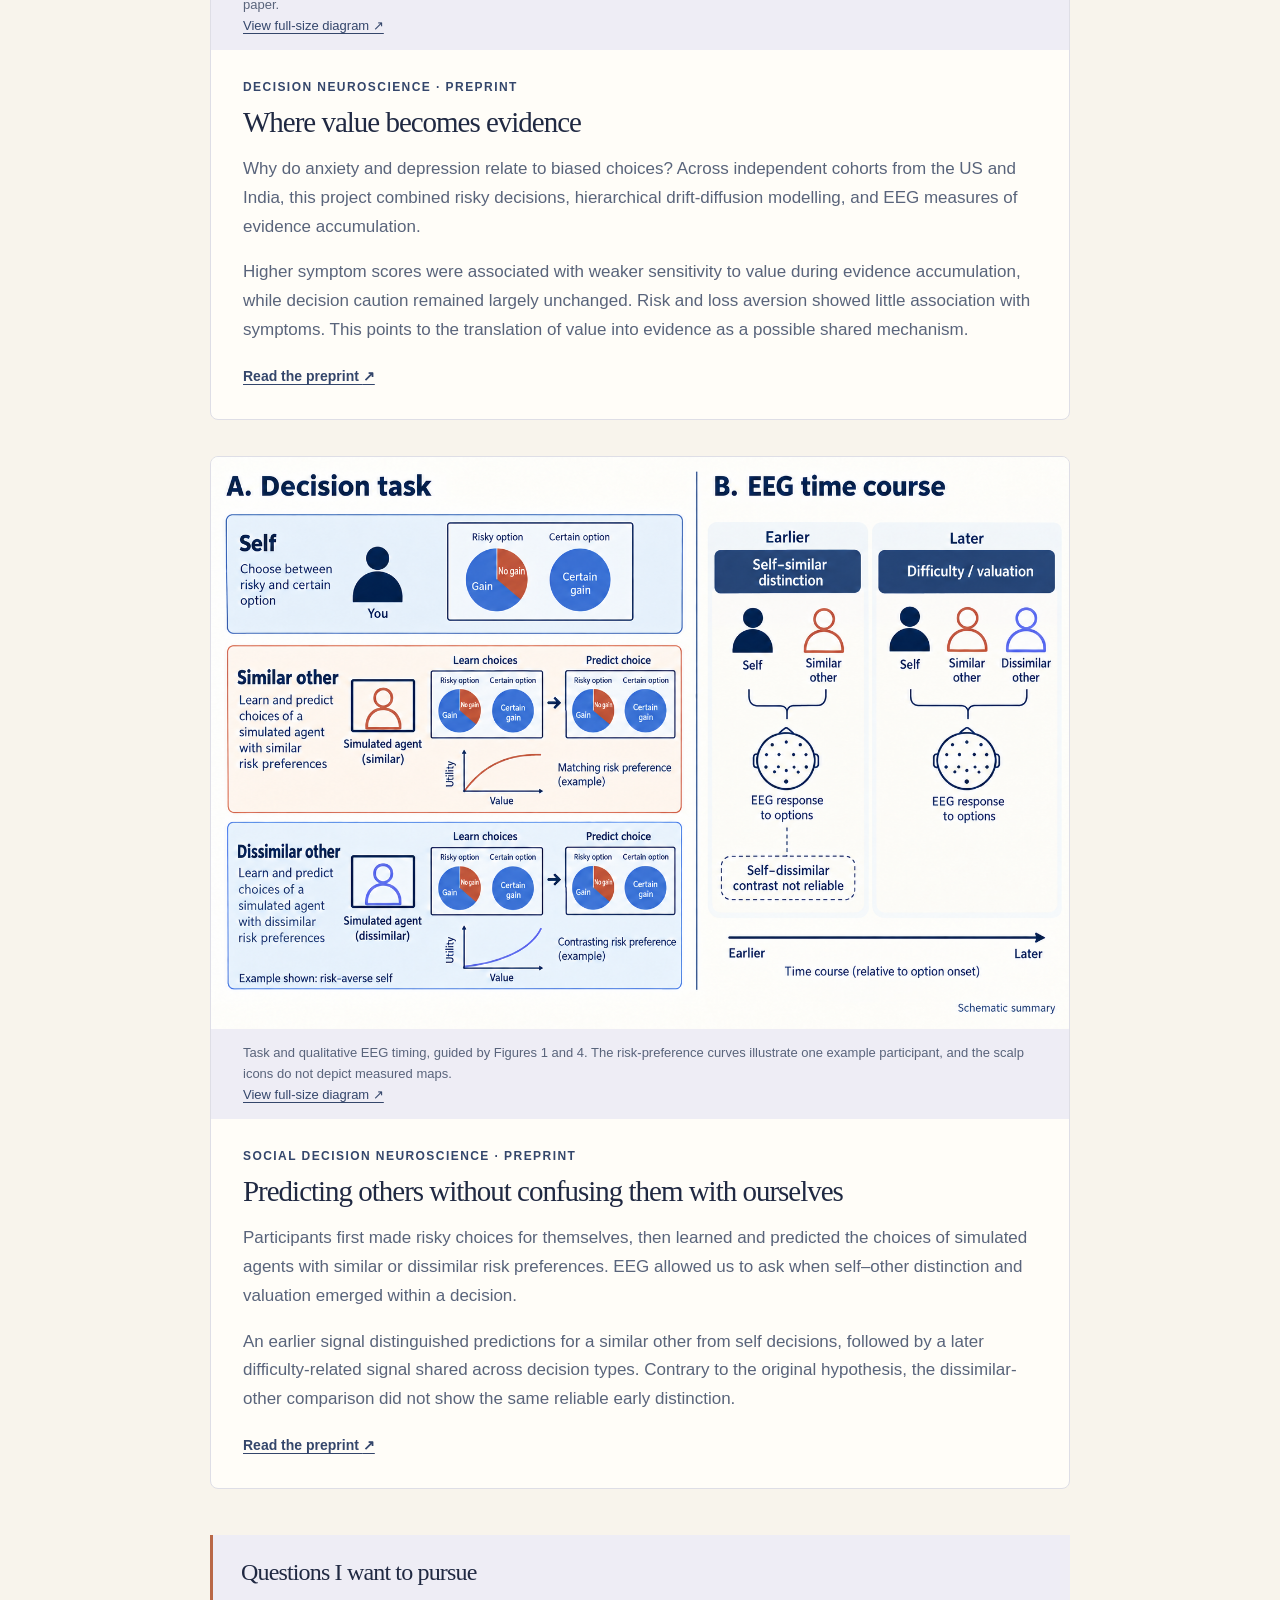
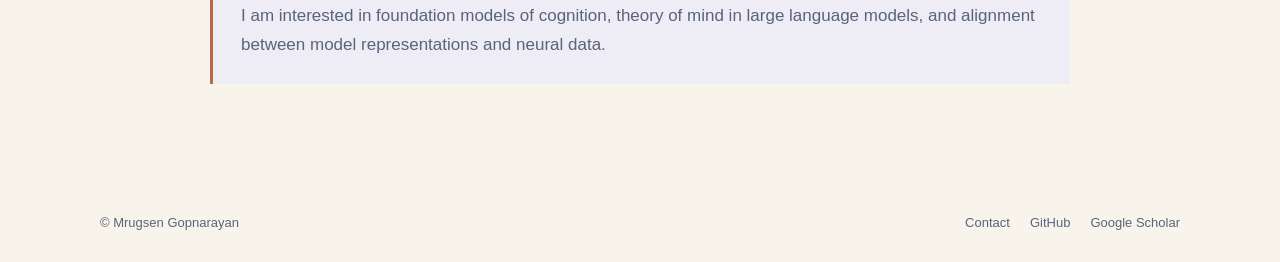
<file: site/research.html>
<!doctype html>
<html lang="en">
<head>
  <meta charset="utf-8">
  <meta name="viewport" content="width=device-width, initial-scale=1">
  <meta name="description" content="Research by Mrugsen Gopnarayan on preference inference, decision-making, computational models, and human–AI interaction.">
  <meta name="author" content="Mrugsen Gopnarayan">
  <meta name="theme-color" content="#202942">
  <meta property="og:type" content="website">
  <meta property="og:title" content="Research — Mrugsen Gopnarayan">
  <meta property="og:description" content="Preference inference in social interaction and computational models of cognition.">
  <meta property="og:url" content="https://mrugseniisc.github.io/research.html">
  <meta property="og:image" content="https://mrugseniisc.github.io/assets/profile.jpg">
  <title>Research — Mrugsen Gopnarayan</title>
  <link rel="icon" type="image/svg+xml" href="assets/favicon.svg">
  <link rel="stylesheet" href="styles.css">
</head>
<body>
  <a class="skip-link" href="#main">Skip to content</a>
  <header class="site-header">
    <a class="brand" href="index.html" aria-label="Mrugsen Gopnarayan, home">MG<span>.</span></a>
    <nav aria-label="Main navigation">
      <a href="index.html">Home</a>
      <a aria-current="page" href="research.html">Research</a>
      <a href="publications.html">Publications</a>
      <a href="experience.html">Experience</a>
      <a href="cv.html">CV</a>
    </nav>
  </header>

  <main id="main" class="wrap page-main">
    <header class="page-intro">
      <p class="eyebrow">Research</p>
      <h1>Inference in social interaction</h1>
      <p class="lead">I study how people infer what others know, want, and attend to—and how these inferences can be modelled in humans and artificial systems.</p>
    </header>

    <section class="research-card" id="bargaining">
      <figure class="research-figure">
        <a href="assets/papers/preference-inference.webp" aria-label="Open the bargaining illustration at full size"><img src="assets/papers/preference-inference.webp" width="1536" height="1024" alt="Two task lanes distinguish the buyer’s hidden attribute weights from the seller’s visible offers; choices, response times and first fixations feed a Bayesian belief update." decoding="async"></a>
        <figcaption>Experimental task and Bayesian preference learning, guided by the paper’s task figure and model. Hidden preferences and visible offer scores are distinct. <a href="assets/papers/preference-inference.webp">View full-size diagram ↗</a></figcaption>
      </figure>
      <div class="research-copy">
        <p class="work-label">Human social cognition · preprint</p>
        <h2>Learning preferences through interaction</h2>
        <p>How can a seller learn what a buyer values without being told their preferences? I designed a repeated bargaining task in which 75 buyer–seller dyads negotiated offers defined by three attributes, such as a car’s speed, comfort, and safety.</p>
        <p>Buyers’ choices, rejection times, and first fixations carried different information about their preferences. Sellers adapted later offers using these cues. A hierarchical model describes them as Bayesian learners balancing expected utility with information gain. Access to gaze changed how sellers used attention, without improving overall performance.</p>
        <a class="text-link" href="https://www.biorxiv.org/content/10.64898/2026.07.09.737460v1">Read the preprint <span aria-hidden="true">↗</span></a>
      </div>
    </section>

    <section class="research-card" id="llm">
      <figure class="research-figure">
        <a href="assets/papers/llm-cues.webp" aria-label="Open the language-model illustration at full size"><img src="assets/papers/llm-cues.webp" width="1536" height="1024" alt="Human choices, response times and first-fixation labels become text inputs to an LLM; offer utility and recovery of hidden preferences are evaluated separately." loading="lazy" decoding="async"></a>
        <figcaption>Interaction history is supplied as text. The diagram separates offer utility from preference recovery; gaze is a first-fixation summary, not a raw eye-tracking stream. <a href="assets/papers/llm-cues.webp">View full-size diagram ↗</a></figcaption>
      </figure>
      <div class="research-copy">
        <p class="work-label">Computational cognition · preprint</p>
        <h2>Which human cues can language models use?</h2>
        <p>I evaluated Llama 3.1, Centaur, and GPT-5 as sellers in the bargaining task, supplying human choices and descriptions of response times and gaze. The models used gaze information to improve inference and offers, but exploited response times much less effectively than humans.</p>
        <p>GPT-5 outperformed the two open models. Yet humans recovered the hidden preference weights more accurately, while models could turn imperfect estimates into competitive offers. The distinction matters: strong task performance does not establish human-like social inference.</p>
        <a class="text-link" href="https://osf.io/preprints/psyarxiv/bw5kq_v1">Read the preprint <span aria-hidden="true">↗</span></a>
      </div>
    </section>

    <section class="research-card" id="value">
      <figure class="research-figure">
        <a href="assets/papers/value-evidence.webp" aria-label="Open the value-to-evidence illustration at full size"><img src="assets/papers/value-evidence.webp" width="1536" height="1024" alt="Gain and loss sensitivities determine drift in matched evidence accumulators with equal decision boundaries; a scalp EEG diagram identifies the centroparietal evidence signal." loading="lazy" decoding="async"></a>
        <figcaption>Value sensitivity determines evidence drift. The matched boundaries and trajectories are schematics; the reported associations are in the paper. <a href="assets/papers/value-evidence.webp">View full-size diagram ↗</a></figcaption>
      </figure>
      <div class="research-copy">
        <p class="work-label">Decision neuroscience · preprint</p>
        <h2>Where value becomes evidence</h2>
        <p>Why do anxiety and depression relate to biased choices? Across independent cohorts from the US and India, this project combined risky decisions, hierarchical drift-diffusion modelling, and EEG measures of evidence accumulation.</p>
        <p>Higher symptom scores were associated with weaker sensitivity to value during evidence accumulation, while decision caution remained largely unchanged. Risk and loss aversion showed little association with symptoms. This points to the translation of value into evidence as a possible shared mechanism.</p>
        <a class="text-link" href="https://www.biorxiv.org/content/10.64898/2026.06.09.731091v1">Read the preprint <span aria-hidden="true">↗</span></a>
      </div>
    </section>

    <section class="research-card" id="social">
      <figure class="research-figure">
        <a href="assets/papers/social-prediction.webp" aria-label="Open the self–other prediction illustration at full size"><img src="assets/papers/social-prediction.webp" width="1536" height="1024" alt="Self choices and predictions for simulated similar and dissimilar agents are followed by an earlier self–similar contrast and a later shared difficulty signal." loading="lazy" decoding="async"></a>
        <figcaption>Task and qualitative EEG timing, guided by Figures 1 and 4. The risk-preference curves illustrate one example participant, and the scalp icons do not depict measured maps. <a href="assets/papers/social-prediction.webp">View full-size diagram ↗</a></figcaption>
      </figure>
      <div class="research-copy">
        <p class="work-label">Social decision neuroscience · preprint</p>
        <h2>Predicting others without confusing them with ourselves</h2>
        <p>Participants first made risky choices for themselves, then learned and predicted the choices of simulated agents with similar or dissimilar risk preferences. EEG allowed us to ask when self–other distinction and valuation emerged within a decision.</p>
        <p>An earlier signal distinguished predictions for a similar other from self decisions, followed by a later difficulty-related signal shared across decision types. Contrary to the original hypothesis, the dissimilar-other comparison did not show the same reliable early distinction.</p>
        <a class="text-link" href="https://osf.io/preprints/psyarxiv/5ukqr_v1">Read the preprint <span aria-hidden="true">↗</span></a>
      </div>
    </section>

    <section class="interest-note">
      <h2>Questions I want to pursue</h2>
      <p>I am interested in foundation models of cognition, theory of mind in large language models, and alignment between model representations and neural data.</p>
    </section>
  </main>

  <footer class="site-footer wrap">
    <span>© Mrugsen Gopnarayan</span>
    <div><a href="contact.html">Contact</a><a href="https://github.com/mrugseniisc">GitHub</a><a href="https://scholar.google.com/citations?user=w6328sUAAAAJ">Google Scholar</a></div>
  </footer>
</body>
</html>
</file>
<file: site/styles.css>
:root {
  color-scheme: light;
  --ink: #202942;
  --muted: #59647b;
  --accent: #b96847;
  --accent-dark: #34466b;
  --paper: #f8f4ec;
  --surface: #fffdf8;
  --line: #dedee6;
  --soft: #eeedf5;
  --signal: #dadff5;
  font-family: "Aptos", "Segoe UI", "Helvetica Neue", sans-serif;
}

* { box-sizing: border-box; }
html { scroll-behavior: smooth; }
body { margin: 0; background: var(--paper); color: var(--ink); font-size: 17px; line-height: 1.7; }
a { color: var(--accent-dark); text-decoration-thickness: .08em; text-underline-offset: .2em; }
a:hover { color: var(--accent); }
a:focus-visible { outline: 3px solid var(--accent); outline-offset: 4px; }
.wrap { width: min(1080px, calc(100% - 48px)); margin-inline: auto; }
.skip-link { position: absolute; left: -9999px; top: 8px; z-index: 10; padding: 8px 12px; background: var(--surface); }
.skip-link:focus { left: 8px; }
.site-header { min-height: 78px; padding: 14px max(24px, calc((100vw - 1080px) / 2)); display: flex; align-items: center; justify-content: space-between; gap: 28px; border-bottom: 1px solid var(--line); background: var(--paper); }
.brand { color: var(--ink); font-family: Georgia, serif; font-size: 25px; font-weight: 700; letter-spacing: -.06em; text-decoration: none; white-space: nowrap; }
.brand span { color: var(--accent); }
nav { display: flex; align-items: center; gap: clamp(14px, 3vw, 34px); }
nav a { color: var(--muted); font-size: 14px; text-decoration: none; }
nav a[aria-current="page"] { color: var(--accent-dark); font-weight: 700; }
.hero { display: grid; grid-template-columns: minmax(0, 1.55fr) minmax(240px, .75fr); align-items: center; gap: clamp(38px, 8vw, 100px); padding: clamp(64px, 9vw, 116px) max(24px, calc((100vw - 1080px) / 2)); width: 100%; background: var(--ink); color: var(--paper); }
.hero .eyebrow { color: var(--signal); }
.hero h1 { max-width: 760px; }
.hero .lead { color: #e9eaf5; }
.hero .text-link { color: var(--signal); }
.hero-copy { max-width: 650px; }
.eyebrow, .work-label { margin: 0 0 12px; color: var(--accent-dark); font-size: 12px; font-weight: 700; letter-spacing: .12em; line-height: 1.5; text-transform: uppercase; }
h1, h2, h3, p { margin-top: 0; }
h1, h2 { font-family: Georgia, "Times New Roman", serif; font-weight: 500; letter-spacing: -.035em; line-height: 1.12; }
h1 { max-width: 760px; margin-bottom: 22px; font-size: clamp(42px, 5.5vw, 68px); }
h2 { margin-bottom: 16px; font-size: clamp(30px, 3.5vw, 42px); }
h3 { margin-bottom: 10px; font-size: 19px; line-height: 1.4; }
.lead { color: #3b4760; font-size: clamp(19px, 2.1vw, 23px); line-height: 1.55; }
.hero-copy > p:not(.eyebrow):not(.lead) { max-width: 620px; color: var(--muted); }
.hero .hero-copy > p:not(.eyebrow):not(.lead) { color: #cbd1e3; }
.hero-links { display: flex; flex-wrap: wrap; align-items: center; gap: 24px; margin-top: 28px; }
.button { display: inline-block; padding: 11px 17px; border: 1px solid var(--signal); border-radius: 4px; background: var(--signal); color: var(--ink); font-size: 14px; font-weight: 700; text-decoration: none; }
.button:hover { border-color: var(--accent); background: var(--accent); color: var(--ink); }
.button-light { border-color: white; background: white; color: var(--accent-dark); }
.button-light:hover { border-color: var(--soft); background: var(--soft); color: var(--ink); }
.text-link { font-size: 14px; font-weight: 700; }
.portrait-card { width: min(100%, 320px); margin: 0 auto; }
.portrait-card img { display: block; width: 100%; aspect-ratio: 4 / 5; border: 1px solid #7180a0; border-radius: 3px; object-fit: cover; object-position: center 36%; box-shadow: 14px 14px 0 #34415c; }
.portrait-card figcaption { margin-top: 24px; color: var(--paper); font-family: Georgia, serif; font-size: 18px; line-height: 1.45; }
.portrait-card figcaption span { color: #cbd1e3; font-family: var(--font, "Aptos", sans-serif); font-size: 14px; }
.portrait-card figcaption .portrait-index { color: var(--signal); font-family: var(--font, "Aptos", sans-serif); font-size: 11px; font-weight: 700; letter-spacing: .13em; }
.section { display: grid; grid-template-columns: minmax(190px, .7fr) minmax(0, 1.3fr); gap: 42px; padding-block: 66px; border-top: 1px solid var(--line); }
.section-heading h2 { max-width: 370px; }
.section-copy { max-width: 650px; color: var(--muted); }
.section-copy p { margin-bottom: 20px; }
.latest-section { grid-template-columns: minmax(190px, .7fr) minmax(0, 1.3fr); }
.work-list { display: grid; gap: 24px; margin-bottom: 24px; }
.work-item { overflow: hidden; border: 1px solid var(--line); border-radius: 8px; background: var(--surface); }
.work-figure, .work-figure img { display: block; width: 100%; height: auto; }
.work-item > :not(.work-figure) { margin-inline: 22px; }
.work-item h3 { max-width: 640px; }
.work-item p:not(.work-label) { margin-bottom: 22px; color: var(--muted); font-size: 15px; }
.work-item .work-label { margin-top: 20px; margin-bottom: 8px; }
.contact-band { margin-top: 12px; background: var(--ink); color: white; }
.contact-inner { display: flex; align-items: center; justify-content: space-between; gap: 24px; padding-block: 42px; }
.contact-inner h2 { max-width: 600px; margin-bottom: 0; font-size: clamp(26px, 3vw, 36px); }
.contact-inner .eyebrow { color: var(--signal); }
.site-footer { display: flex; align-items: center; justify-content: space-between; gap: 20px; padding-block: 28px; color: var(--muted); font-size: 13px; }
.site-footer div { display: flex; flex-wrap: wrap; gap: 20px; }
.site-footer a { color: var(--muted); text-decoration: none; }
.site-footer a:hover { color: var(--accent-dark); text-decoration: underline; }
.page-main { max-width: 860px; padding-block: 76px 100px; }
.page-intro { max-width: 770px; padding-bottom: 42px; }
.page-intro h1 { font-size: clamp(40px, 5vw, 58px); }
.page-intro .lead { max-width: 720px; margin-bottom: 0; }
.research-card { overflow: hidden; margin-block: 0 36px; border: 1px solid var(--line); border-radius: 8px; background: var(--surface); }
.research-figure { margin: 0; }
.research-figure a, .research-figure img { display: block; width: 100%; height: auto; }
.research-figure figcaption { padding: 14px 32px; background: var(--soft); color: var(--muted); font-size: 13px; line-height: 1.6; }
.research-copy { padding: 28px 32px; }
.research-card h2 { font-size: 29px; }
.research-card p:not(.work-label) { color: var(--muted); }
.research-card .work-label { margin-bottom: 10px; }
.link-row { display: flex; flex-wrap: wrap; gap: 14px 24px; }
.interest-note { margin-top: 46px; padding: 24px 28px; border-left: 3px solid var(--accent); background: var(--soft); }
.interest-note h2 { font-size: 24px; }
.interest-note p { margin-bottom: 0; color: var(--muted); }
.list-heading { margin: 20px 0 14px; padding-bottom: 10px; border-bottom: 1px solid var(--line); font-family: Georgia, "Times New Roman", serif; font-size: 25px; font-weight: 500; letter-spacing: -.02em; }
.publication-list { margin: 0 0 46px; padding: 0; list-style: none; }
.publication-list li { padding: 24px 0; border-bottom: 1px solid var(--line); }
.publication-figure { display: block; width: 100%; margin-block: 20px 10px; overflow: hidden; border: 1px solid var(--line); border-radius: 8px; }
.publication-figure img { display: block; width: 100%; height: auto; }
.publications-main { max-width: 860px; }
.figure-link { display: inline-block; margin-bottom: 14px; }
.art-note { margin-top: 18px; color: var(--muted); font-size: 13px; }
.publication-list li:first-child { padding-top: 12px; }
.publication-list h3 { max-width: 760px; font-family: Georgia, serif; font-size: 22px; font-weight: 500; }
.publication-list .work-label { margin-bottom: 8px; }
.publication-list .authors { margin-bottom: 8px; color: var(--muted); font-size: 15px; }
.publication-list li > p:not(.work-label):not(.authors) { color: var(--muted); font-size: 15px; }
.timeline { border-left: 1px solid #c1c8dc; }
.timeline-item { position: relative; margin: 0 0 26px 22px; padding: 0 0 8px 6px; }
.timeline-item::before { position: absolute; top: 7px; left: -29px; width: 11px; height: 11px; border: 2px solid var(--paper); border-radius: 50%; background: var(--accent); content: ""; }
.timeline-item h3 { margin-bottom: 5px; }
.timeline-item p { margin-bottom: 8px; color: var(--muted); }
.timeline-item ul { margin: 10px 0 0; padding-left: 20px; color: var(--muted); }
.timeline-item li { padding-left: 3px; margin-bottom: 5px; }
.teaching-grid { display: grid; grid-template-columns: repeat(2, minmax(0, 1fr)); gap: 22px 40px; }
.teaching-grid .timeline-item { margin-bottom: 12px; }
.methods-note { margin-top: 38px; padding-top: 12px; border-top: 1px solid var(--line); }
.methods-note p { color: var(--muted); }
.cv-main { max-width: 1080px; }
.cv-intro { display: grid; grid-template-columns: 1fr auto; align-items: end; gap: 0 24px; max-width: none; }
.cv-intro .eyebrow, .cv-intro h1, .cv-intro .lead { grid-column: 1; }
.cv-intro .button { grid-column: 2; grid-row: 2 / span 2; white-space: nowrap; }
.cv-contact-note { grid-column: 1; margin: 14px 0 0; color: var(--muted); font-size: 14px; }
.cv-preview { display: grid; gap: 28px; max-width: 900px; margin-inline: auto; }
.cv-sheet { margin: 0; overflow: hidden; border: 1px solid var(--line); background: white; box-shadow: 0 14px 38px #20294214; }
.cv-sheet img { display: block; width: 100%; height: auto; }
.cv-sheet figcaption { padding: 10px; color: var(--muted); background: var(--soft); font-size: 13px; text-align: center; }
.pdf-note { margin: 14px 0 0; color: var(--muted); font-size: 14px; text-align: center; }
.contact-card { padding: 32px; border: 1px solid var(--line); border-radius: 8px; background: var(--surface); }
.contact-card h2 { font-size: 30px; }
.contact-card p { color: var(--muted); }
.contact-card .button { font: inherit; font-size: 15px; cursor: pointer; }
.contact-card .button[hidden] { display: none; }
.contact-details { margin-top: 22px; }
.contact-address { display: inline-block; overflow-wrap: anywhere; font-size: 22px; font-weight: 600; }
.contact-details p { margin-top: 12px; font-size: 14px; }
@media (max-width: 720px) {
  body { font-size: 16px; }
  .wrap { width: min(calc(100% - 36px), 560px); }
  .hero > *, .section > *, .latest-section > * { min-width: 0; }
  .site-header { min-height: auto; flex-wrap: wrap; padding: 16px 18px 12px; gap: 12px 18px; }
  nav { width: 100%; justify-content: space-between; gap: 10px; }
  nav a { font-size: 13px; }
  .hero { grid-template-columns: 1fr; gap: 40px; padding-block: 52px 60px; }
  .hero { padding-inline: 18px; }
  .hero-copy { order: 1; }
  .portrait-card { order: 0; width: min(70%, 260px); }
  .portrait-card figcaption { margin-top: 20px; }
  h1 { font-size: clamp(39px, 11vw, 56px); }
  .section, .latest-section { grid-template-columns: 1fr; gap: 12px; padding-block: 42px; }
  .section-heading h2 { max-width: none; }
  .contact-inner { align-items: flex-start; flex-direction: column; padding-block: 34px; }
  .site-footer { align-items: flex-start; flex-direction: column; padding-block: 24px; }
  .page-main { padding-block: 54px 70px; }
  .page-intro { padding-bottom: 28px; }
  .research-copy { padding: 22px 20px; }
  .research-figure figcaption { padding: 12px 20px; }
  .research-card h2 { font-size: 25px; }
  .teaching-grid { grid-template-columns: 1fr; gap: 6px; }
  .cv-intro { display: block; }
  .cv-intro .button { margin-top: 8px; }
  .contact-card { padding: 24px 20px; }
}
@media (prefers-reduced-motion: reduce) {
  html { scroll-behavior: auto; }
}
</file>
